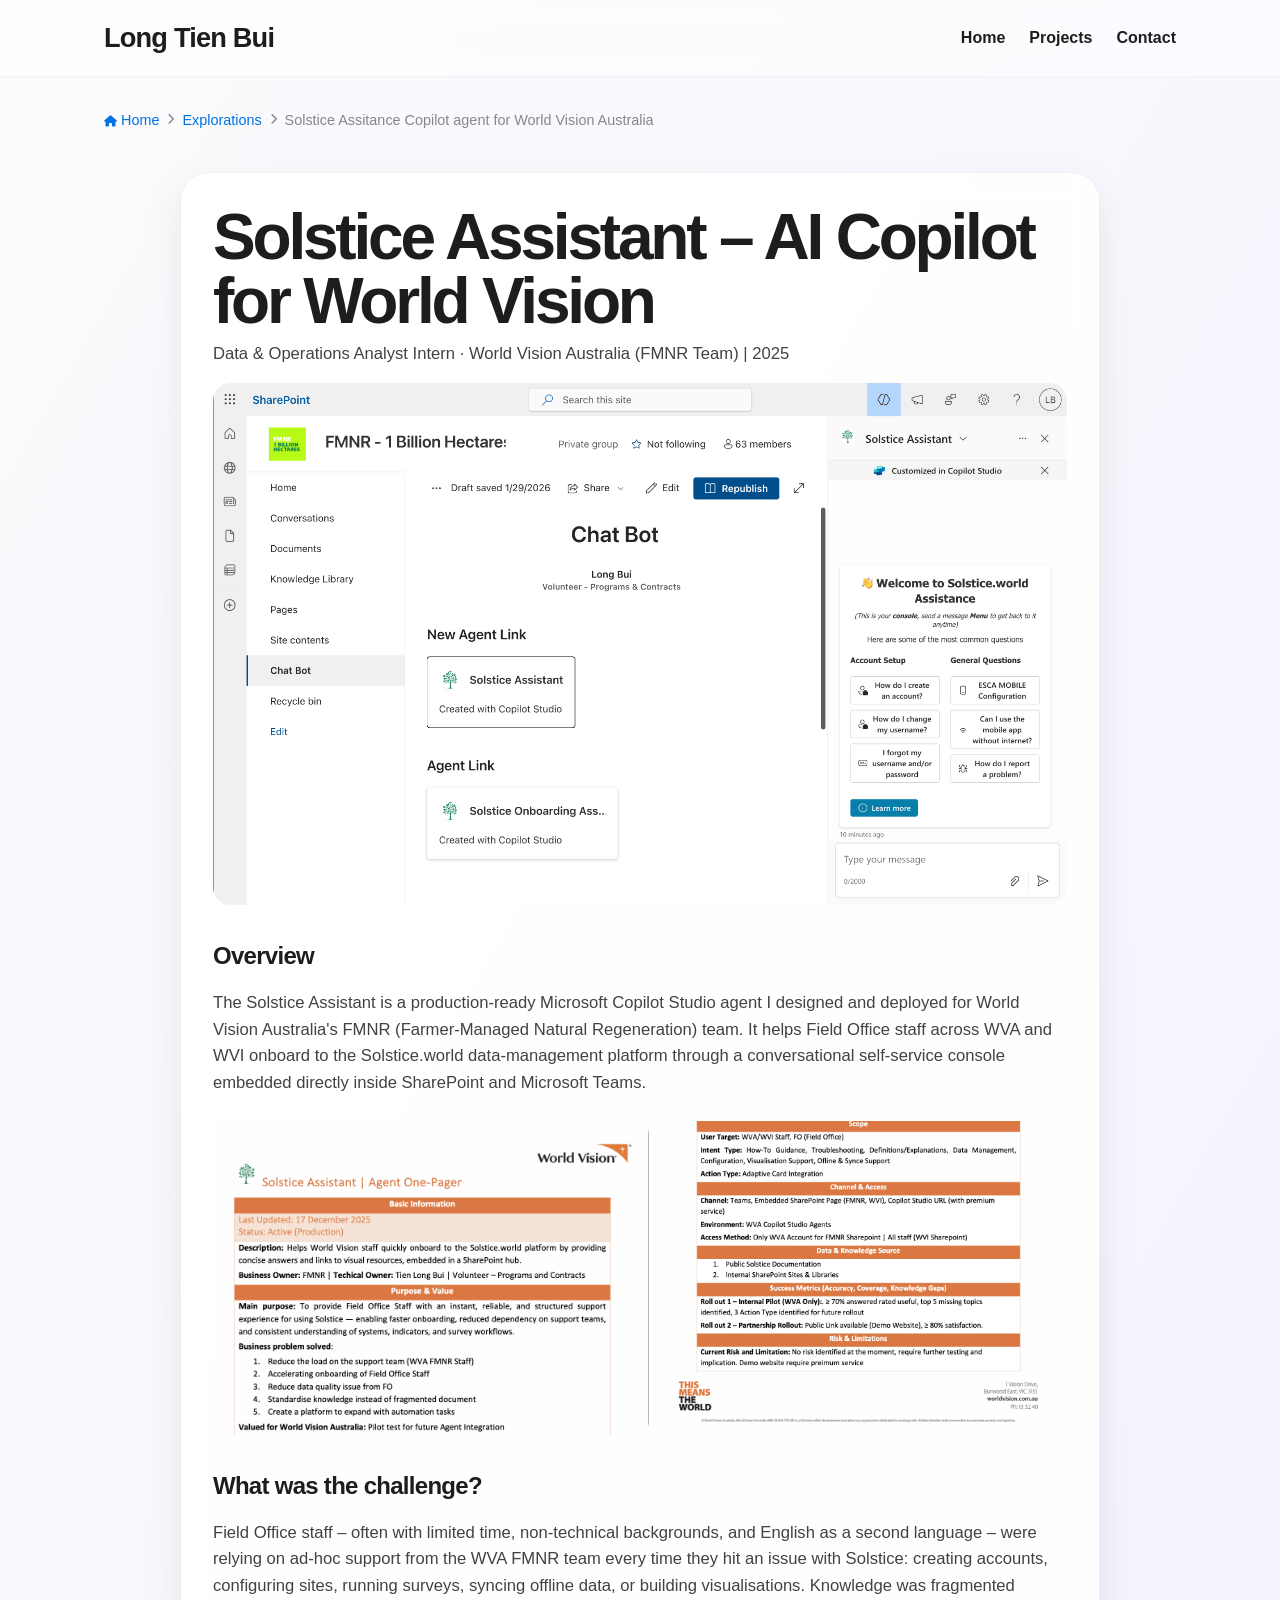
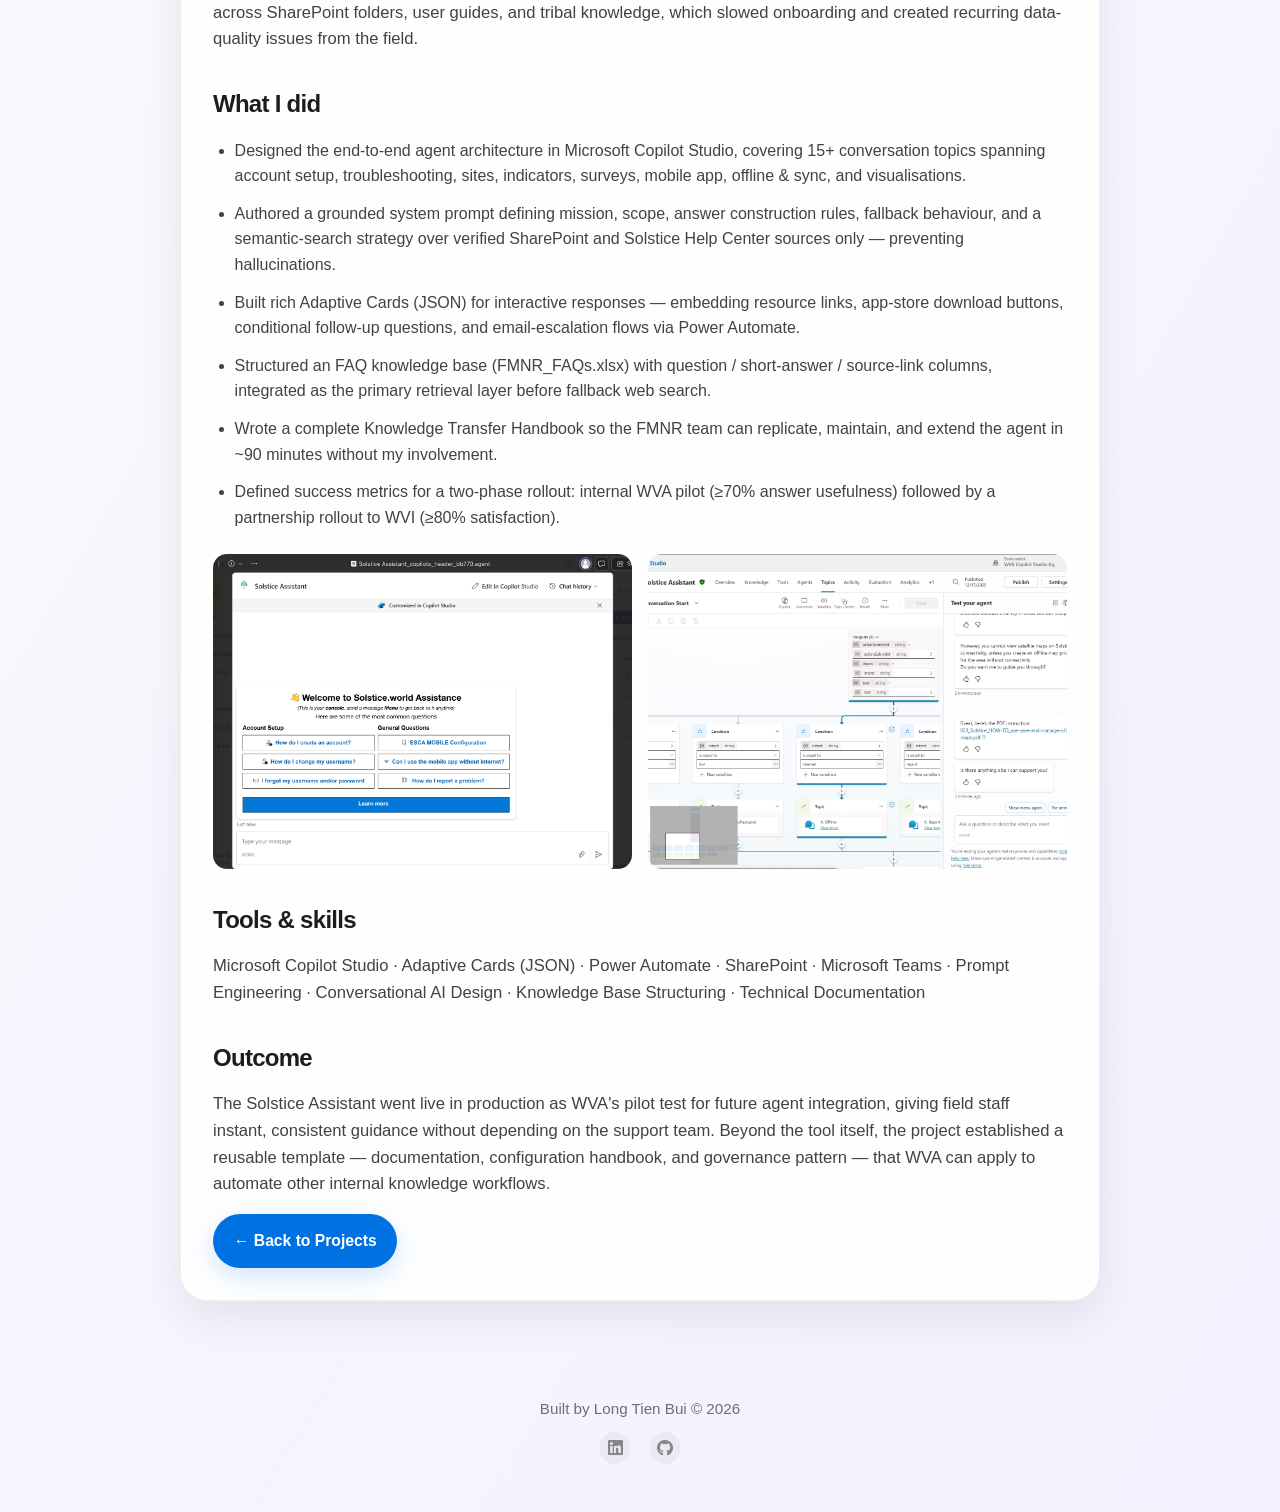
<file: project-copilot.html>
<!DOCTYPE html>
<html lang="en">
<head>
  <meta charset="UTF-8" />
  <meta name="viewport" content="width=device-width, initial-scale=1.0" />
  <title>Solstice Assistant – World Vision Australia | Long Tien Bui</title>
  <link rel="stylesheet" href="index.css" />
  <link rel="stylesheet" href="https://cdnjs.cloudflare.com/ajax/libs/font-awesome/6.5.0/css/all.min.css" />
</head>
<body class="bg-pastel-flow">
  <div class="container">
    <header class="header">
      <h1><a href="index.html" class="logo-link">Long Tien Bui</a></h1>
      <nav class="nav">
        <ul>
          <li><a href="index.html">Home</a></li>
          <li><a href="index.html#projects">Projects</a></li>
          <li><a href="index.html#contact">Contact</a></li>
        </ul>
      </nav>
    </header>

    <main class="detail-page">
          <!-- Breadcrumb -->
    <div class="breadcrumb reveal">
      <a href="index.html"><i class="fas fa-house"></i> Home</a>
      <i class="fas fa-chevron-right"></i>
      <a href="index.html#explorations">Explorations</a>
      <i class="fas fa-chevron-right"></i>
      <span>Solstice Assitance Copilot agent for World Vision Australia</span>
    </div>
    
      <section class="detail-card reveal">
        <h1>Solstice Assistant – AI Copilot for World Vision</h1>
        <p class="detail-subtitle">Data & Operations Analyst Intern · World Vision Australia (FMNR Team) | 2025</p>

        <img src="assets/copilot3.png" alt="Solstice Assistant Copilot agent for World Vision Australia" class="detail-image" />

        <h2>Overview</h2>
        <p>
          The Solstice Assistant is a production-ready Microsoft Copilot Studio agent I designed and
          deployed for World Vision Australia's FMNR (Farmer-Managed Natural Regeneration) team. It helps
          Field Office staff across WVA and WVI onboard to the Solstice.world data-management platform
          through a conversational self-service console embedded directly inside SharePoint and Microsoft Teams.
        </p>

        <div class="detail-gallery">
          <img src="assets/copilot4.png" alt="Solstice Assistant conversation flow" class="detail-image" />
          <img src="assets/copilot5.png" alt="Solstice Assistant conversation flow" class="detail-image" />
        </div>

        <h2>What was the challenge?</h2>
        <p>
          Field Office staff – often with limited time, non-technical backgrounds, and English as a second
          language – were relying on ad-hoc support from the WVA FMNR team every time they hit an issue with
          Solstice: creating accounts, configuring sites, running surveys, syncing offline data, or building
          visualisations. Knowledge was fragmented across SharePoint folders, user guides, and tribal knowledge,
          which slowed onboarding and created recurring data-quality issues from the field.
        </p>

        <h2>What I did</h2>
        <ul>
          <li>Designed the end-to-end agent architecture in Microsoft Copilot Studio, covering 15+ conversation topics spanning account setup, troubleshooting, sites, indicators, surveys, mobile app, offline & sync, and visualisations.</li>
          <li>Authored a grounded system prompt defining mission, scope, answer construction rules, fallback behaviour, and a semantic-search strategy over verified SharePoint and Solstice Help Center sources only — preventing hallucinations.</li>
          <li>Built rich Adaptive Cards (JSON) for interactive responses — embedding resource links, app-store download buttons, conditional follow-up questions, and email-escalation flows via Power Automate.</li>
          <li>Structured an FAQ knowledge base (FMNR_FAQs.xlsx) with question / short-answer / source-link columns, integrated as the primary retrieval layer before fallback web search.</li>
          <li>Wrote a complete Knowledge Transfer Handbook so the FMNR team can replicate, maintain, and extend the agent in ~90 minutes without my involvement.</li>
          <li>Defined success metrics for a two-phase rollout: internal WVA pilot (≥70% answer usefulness) followed by a partnership rollout to WVI (≥80% satisfaction).</li>
        </ul>

        <div class="detail-gallery">
          <img src="assets/copilot1.png" alt="Solstice Assistant conversation flow" class="detail-image" />
          <img src="assets/copilot2.png" alt="Adaptive Card interactive response" class="detail-image" />
        </div>

        <h2>Tools & skills</h2>
        <p>Microsoft Copilot Studio · Adaptive Cards (JSON) · Power Automate · SharePoint · Microsoft Teams · Prompt Engineering · Conversational AI Design · Knowledge Base Structuring · Technical Documentation</p>

        <h2>Outcome</h2>
        <p>
          The Solstice Assistant went live in production as WVA's pilot test for future agent integration,
          giving field staff instant, consistent guidance without depending on the support team. Beyond the
          tool itself, the project established a reusable template — documentation, configuration handbook,
          and governance pattern — that WVA can apply to automate other internal knowledge workflows.
        </p>

        
        <a href="index.html#projects" class="hero-button">← Back to Projects</a>
      </section>
    </main>

    <footer>
      Built by Long Tien Bui © 2026
      <div class="footer-links">
        <a href="https://www.linkedin.com/in/tienlongbui/" target="_blank" rel="noopener noreferrer" aria-label="LinkedIn"><i class="fab fa-linkedin"></i></a>
        <a href="https://github.com/tienlongbui" target="_blank" rel="noopener noreferrer" aria-label="GitHub"><i class="fab fa-github"></i></a>
        </div>
      </footer>
  </div>

  <script src="script.js"></script>
</body>
</html>
</file>
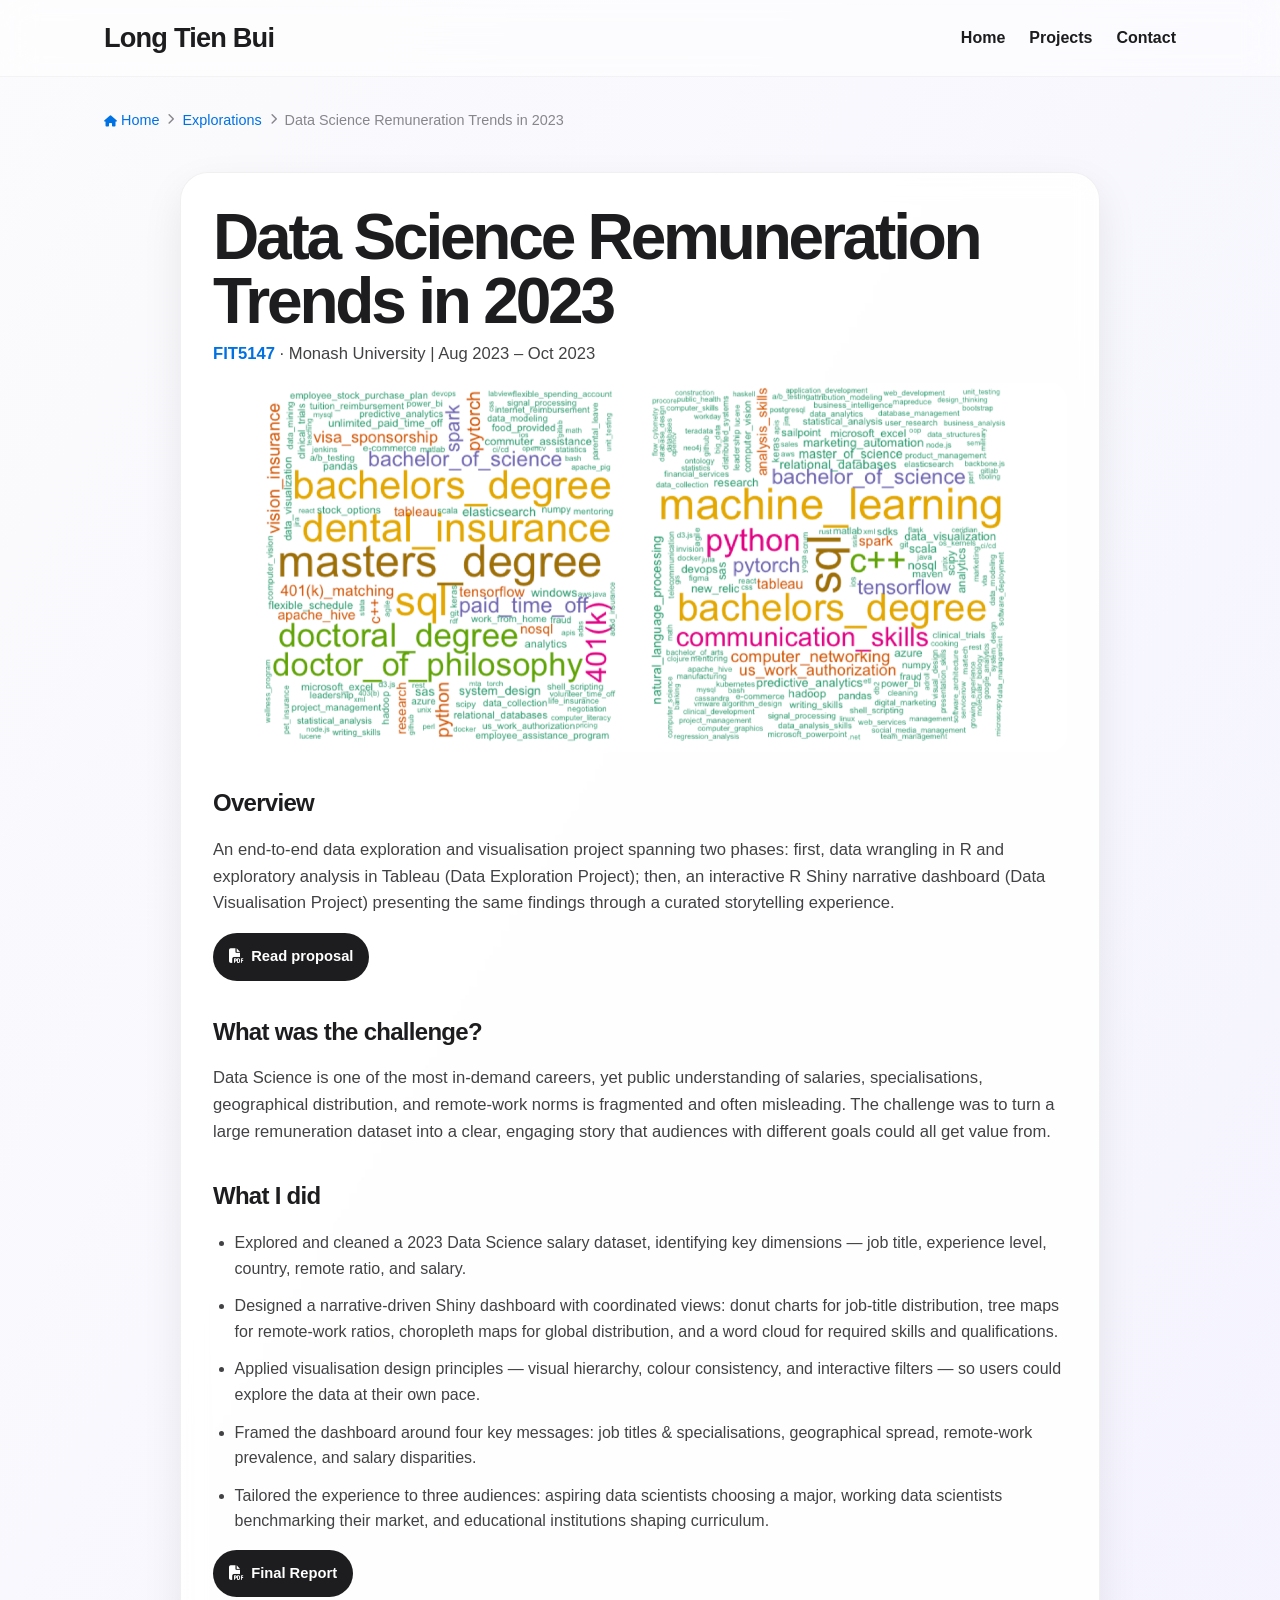
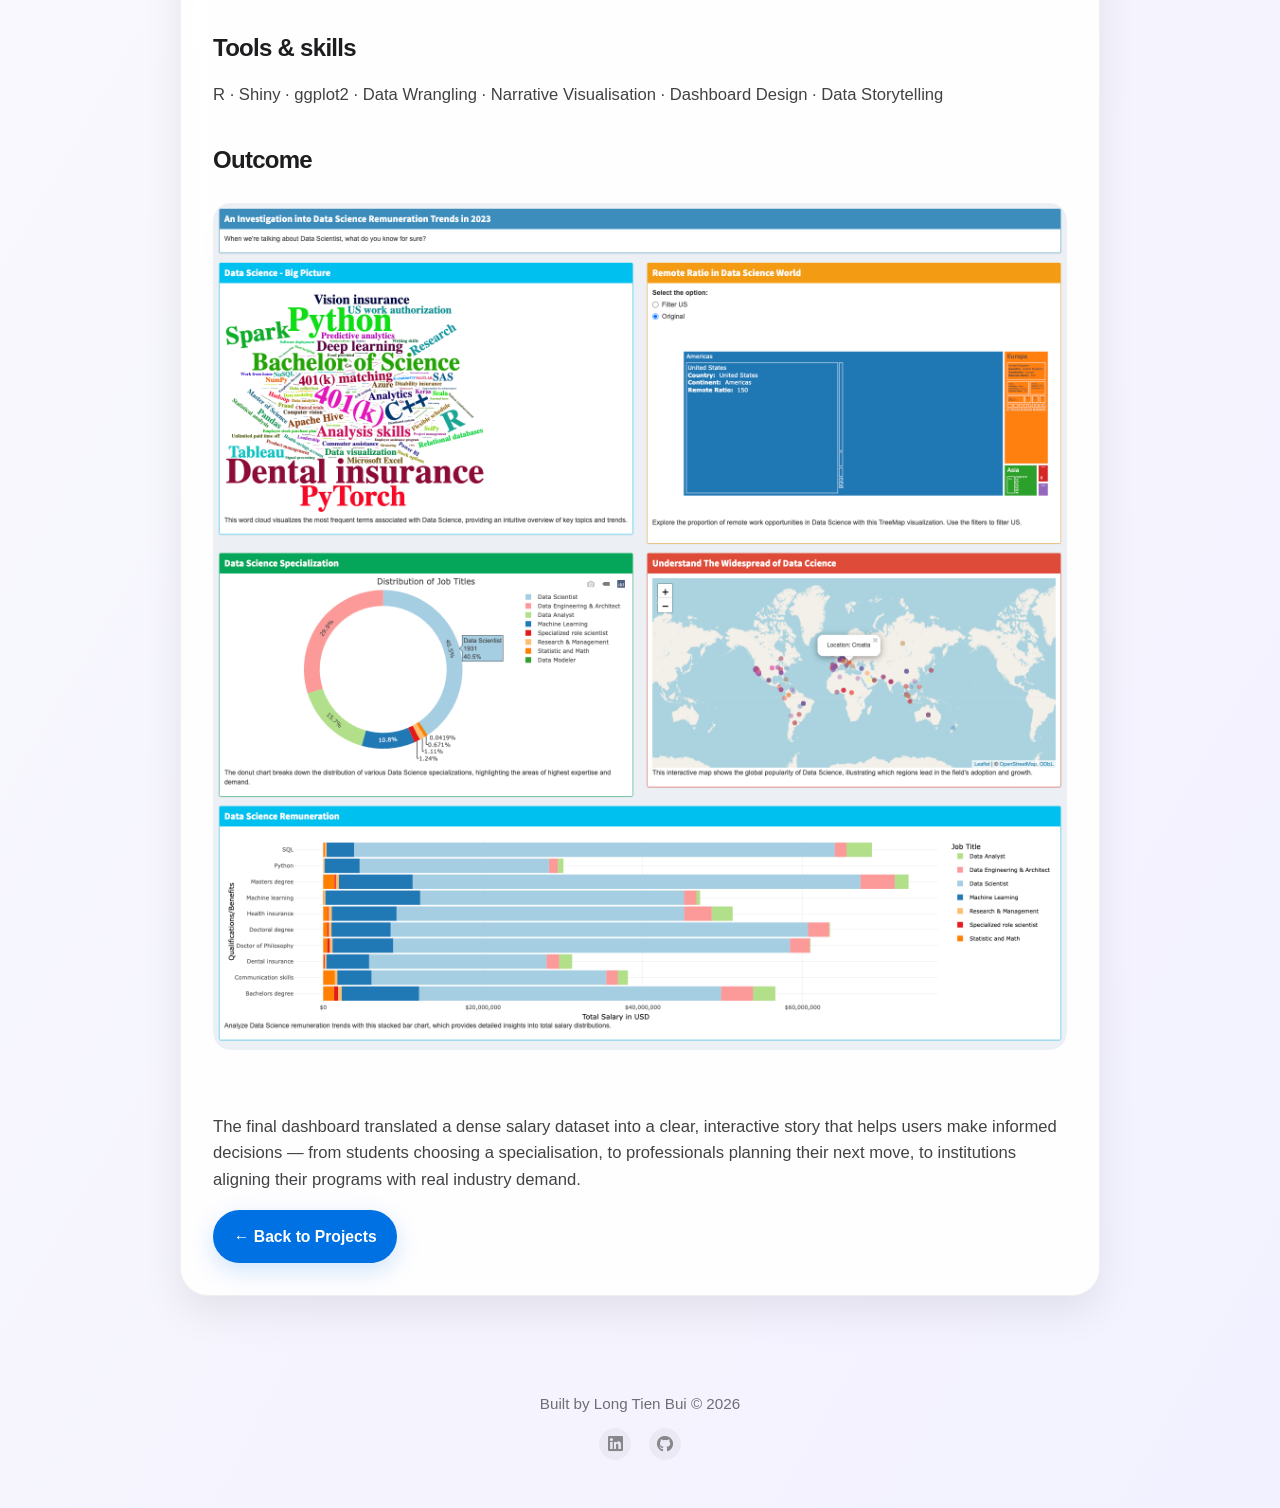
<file: project-labour-market.html>
<!DOCTYPE html>
<html lang="en">
<head>
  <meta charset="UTF-8" />
  <meta name="viewport" content="width=device-width, initial-scale=1.0" />
  <title>Data Science Remuneration Trends | Long Tien Bui</title>
  <link rel="stylesheet" href="index.css" />
  <link rel="stylesheet" href="https://cdnjs.cloudflare.com/ajax/libs/font-awesome/6.5.0/css/all.min.css" />
</head>
<body class="bg-pastel-flow">
  <div class="container">
    <header class="header">
      <h1><a href="index.html" class="logo-link">Long Tien Bui</a></h1>
      <nav class="nav">
        <ul>
          <li><a href="index.html">Home</a></li>
          <li><a href="index.html#projects">Projects</a></li>
          <li><a href="index.html#contact">Contact</a></li>
        </ul>
      </nav>
    </header>

    <main class="detail-page">
                <!-- Breadcrumb -->
    <div class="breadcrumb reveal">
      <a href="index.html"><i class="fas fa-house"></i> Home</a>
      <i class="fas fa-chevron-right"></i>
      <a href="index.html#explorations">Explorations</a>
      <i class="fas fa-chevron-right"></i>
      <span>Data Science Remuneration Trends in 2023</span>
    </div>
      <section class="detail-card reveal">
        <h1>Data Science Remuneration Trends in 2023</h1>
        <p class="detail-subtitle">
          
          <a href="https://handbook.monash.edu/2023/units/FIT5147?year=2023" target="_blank" rel="noopener noreferrer">FIT5147</a>
          · Monash University | Aug 2023 – Oct 2023
        </p>

        <img src="assets/dvp.png" alt="Data Science Remuneration R Shiny dashboard" class="detail-image" />

        <h2>Overview</h2>
        <p>
          An end-to-end data exploration and visualisation project spanning two phases: first, data wrangling in R and exploratory analysis in Tableau 
          (Data Exploration Project); then, an interactive R Shiny narrative dashboard (Data Visualisation Project) presenting the same findings through a curated storytelling experience.
        </p>

        <a href="assets/pdf/Tableu Project Proposal.pdf" target="_blank" rel="noopener noreferrer" class="project-button">
        <i class="fas fa-file-pdf"></i> Read proposal
        </a>

        <h2>What was the challenge?</h2>
        <p>
          Data Science is one of the most in-demand careers, yet public understanding of salaries,
          specialisations, geographical distribution, and remote-work norms is fragmented and often
          misleading. The challenge was to turn a large remuneration dataset into a clear, engaging story
          that audiences with different goals could all get value from.
        </p>

        <h2>What I did</h2>
        <ul>
          <li>Explored and cleaned a 2023 Data Science salary dataset, identifying key dimensions — job title, experience level, country, remote ratio, and salary.</li>
          <li>Designed a narrative-driven Shiny dashboard with coordinated views: donut charts for job-title distribution, tree maps for remote-work ratios, choropleth maps for global distribution, and a word cloud for required skills and qualifications.</li>
          <li>Applied visualisation design principles — visual hierarchy, colour consistency, and interactive filters — so users could explore the data at their own pace.</li>
          <li>Framed the dashboard around four key messages: job titles & specialisations, geographical spread, remote-work prevalence, and salary disparities.</li>
          <li>Tailored the experience to three audiences: aspiring data scientists choosing a major, working data scientists benchmarking their market, and educational institutions shaping curriculum.</li>
        </ul>

        <a href="assets/pdf/Tableu Project Report.pdf" target="_blank" rel="noopener noreferrer" class="project-button">
        <i class="fas fa-file-pdf"></i> Final Report
        </a>

        <h2>Tools & skills</h2>
        <p>R · Shiny · ggplot2 · Data Wrangling · Narrative Visualisation · Dashboard Design · Data Storytelling</p>

        <h2>Outcome</h2>
          <div class="detail-gallery-dvp">
          <img src="assets/dvp3.png" alt="Solstice Assistant conversation flow" class="detail-image" />
        </div>

        <p>
          The final dashboard translated a dense salary dataset into a clear, interactive story that helps
          users make informed decisions — from students choosing a specialisation, to professionals planning
          their next move, to institutions aligning their programs with real industry demand.
        </p>

        <a href="index.html#projects" class="hero-button">← Back to Projects</a>
      </section>
    </main>

    <footer>
      Built by Long Tien Bui © 2026
      <div class="footer-links">
        <a href="https://www.linkedin.com/in/tienlongbui/" target="_blank" rel="noopener noreferrer" aria-label="LinkedIn"><i class="fab fa-linkedin"></i></a>
        <a href="https://github.com/tienlongbui" target="_blank" rel="noopener noreferrer" aria-label="GitHub"><i class="fab fa-github"></i></a>
        </div>
    </footer>
  </div>

  <script src="script.js"></script>
</body>
</html>
</file>
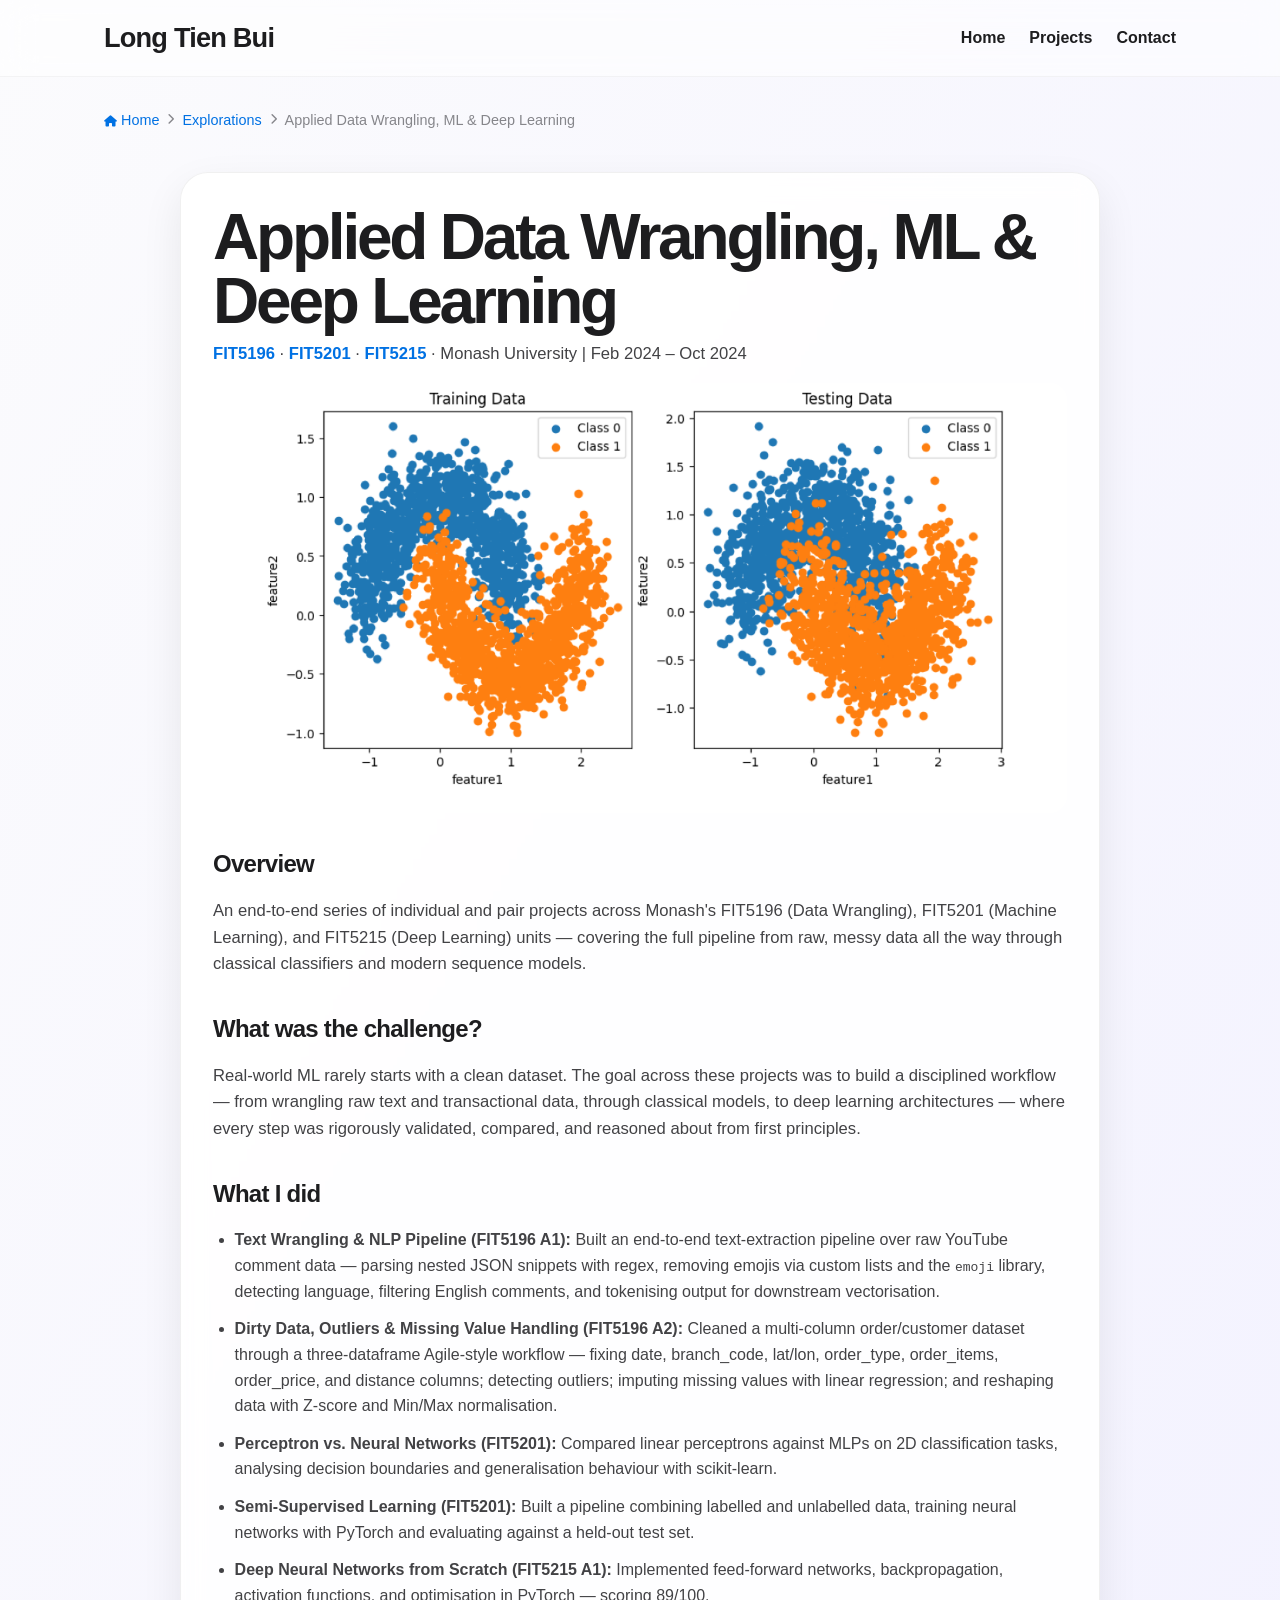
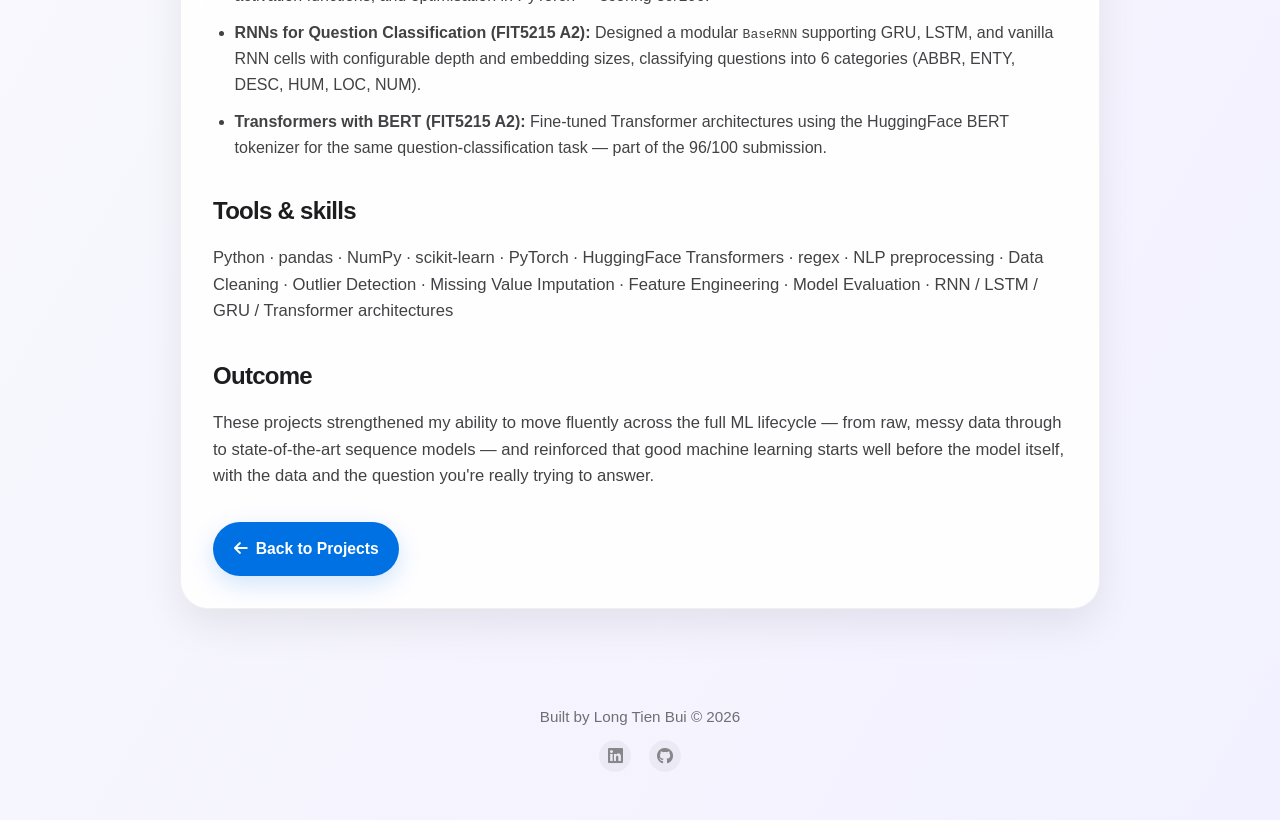
<file: project-ml-data-wrangling.html>
<!DOCTYPE html>
<html lang="en">
<head>
  <meta charset="UTF-8" />
  <meta name="viewport" content="width=device-width, initial-scale=1.0" />
  <title>Applied Data Wrangling, ML & Deep Learning | Long Tien Bui</title>
  <link rel="stylesheet" href="index.css" />
  <link rel="stylesheet" href="https://cdnjs.cloudflare.com/ajax/libs/font-awesome/6.5.0/css/all.min.css" />
</head>
<body class="bg-pastel-flow">
  <div class="container">
    <header class="header">
      <h1><a href="index.html" class="logo-link">Long Tien Bui</a></h1>
      <nav class="nav">
        <ul>
          <li><a href="index.html">Home</a></li>
          <li><a href="index.html#projects">Projects</a></li>
          <li><a href="index.html#contact">Contact</a></li>
        </ul>
      </nav>
    </header>

    <main class="detail-page">
                <!-- Breadcrumb -->
    <div class="breadcrumb reveal">
      <a href="index.html"><i class="fas fa-house"></i> Home</a>
      <i class="fas fa-chevron-right"></i>
      <a href="index.html#explorations">Explorations</a>
      <i class="fas fa-chevron-right"></i>
      <span>Applied Data Wrangling, ML & Deep Learning</span>
    </div>

      <section class="detail-card reveal">
        <h1>Applied Data Wrangling, ML & Deep Learning</h1>
        <p class="detail-subtitle">
          <a href="https://handbook.monash.edu/2024/units/FIT5196?year=2024" target="_blank" rel="noopener noreferrer">FIT5196</a>
          ·
          <a href="https://handbook.monash.edu/2024/units/FIT5201?year=2024" target="_blank" rel="noopener noreferrer">FIT5201</a>
          ·
          <a href="https://handbook.monash.edu/2024/units/FIT5215?year=2024" target="_blank" rel="noopener noreferrer">FIT5215</a>
          · Monash University | Feb 2024 – Oct 2024
        </p>

        <img src="assets/ml1.png" alt="Applied Data Wrangling, Machine Learning and Deep Learning projects" class="detail-image" />

        <h2>Overview</h2>
        <p>
          An end-to-end series of individual and pair projects across Monash's FIT5196 (Data Wrangling),
          FIT5201 (Machine Learning), and FIT5215 (Deep Learning) units — covering the full pipeline from
          raw, messy data all the way through classical classifiers and modern sequence models.
        </p>

        <h2>What was the challenge?</h2>
        <p>
          Real-world ML rarely starts with a clean dataset. The goal across these projects was to build a
          disciplined workflow — from wrangling raw text and transactional data, through classical models,
          to deep learning architectures — where every step was rigorously validated, compared, and reasoned
          about from first principles.
        </p>

        <h2>What I did</h2>
        <ul>
          <li><strong>Text Wrangling & NLP Pipeline (FIT5196 A1):</strong> Built an end-to-end text-extraction pipeline over raw YouTube comment data — parsing nested JSON snippets with regex, removing emojis via custom lists and the <code>emoji</code> library, detecting language, filtering English comments, and tokenising output for downstream vectorisation.</li>
          <li><strong>Dirty Data, Outliers & Missing Value Handling (FIT5196 A2):</strong> Cleaned a multi-column order/customer dataset through a three-dataframe Agile-style workflow — fixing date, branch_code, lat/lon, order_type, order_items, order_price, and distance columns; detecting outliers; imputing missing values with linear regression; and reshaping data with Z-score and Min/Max normalisation.</li>
          <li><strong>Perceptron vs. Neural Networks (FIT5201):</strong> Compared linear perceptrons against MLPs on 2D classification tasks, analysing decision boundaries and generalisation behaviour with scikit-learn.</li>
          <li><strong>Semi-Supervised Learning (FIT5201):</strong> Built a pipeline combining labelled and unlabelled data, training neural networks with PyTorch and evaluating against a held-out test set.</li>
          <li><strong>Deep Neural Networks from Scratch (FIT5215 A1):</strong> Implemented feed-forward networks, backpropagation, activation functions, and optimisation in PyTorch — scoring 89/100.</li>
          <li><strong>RNNs for Question Classification (FIT5215 A2):</strong> Designed a modular <code>BaseRNN</code> supporting GRU, LSTM, and vanilla RNN cells with configurable depth and embedding sizes, classifying questions into 6 categories (ABBR, ENTY, DESC, HUM, LOC, NUM).</li>
          <li><strong>Transformers with BERT (FIT5215 A2):</strong> Fine-tuned Transformer architectures using the HuggingFace BERT tokenizer for the same question-classification task — part of the 96/100 submission.</li>
        </ul>

        <h2>Tools & skills</h2>
        <p>Python · pandas · NumPy · scikit-learn · PyTorch · HuggingFace Transformers · regex · NLP preprocessing · Data Cleaning · Outlier Detection · Missing Value Imputation · Feature Engineering · Model Evaluation · RNN / LSTM / GRU / Transformer architectures</p>

        <h2>Outcome</h2>
        <p>
          These projects strengthened my ability to move fluently across the full ML lifecycle — from raw,
          messy data through to state-of-the-art sequence models — and reinforced that good machine learning
          starts well before the model itself, with the data and the question you're really trying to answer.
        </p>

        <div class="project-links" style="margin-top: 2rem;">
          <a href="index.html#projects" class="hero-button">
            <i class="fas fa-arrow-left"></i> Back to Projects
          </a>
        </div>
      </section>
    </main>

    <footer>
      Built by Long Tien Bui © 2026
            <div class="footer-links">
        <a href="https://www.linkedin.com/in/tienlongbui/" target="_blank" rel="noopener noreferrer" aria-label="LinkedIn"><i class="fab fa-linkedin"></i></a>
        <a href="https://github.com/tienlongbui" target="_blank" rel="noopener noreferrer" aria-label="GitHub"><i class="fab fa-github"></i></a>
        </div>
    </footer>
  </div>

  <script src="script.js"></script>
</body>
</html>
</file>
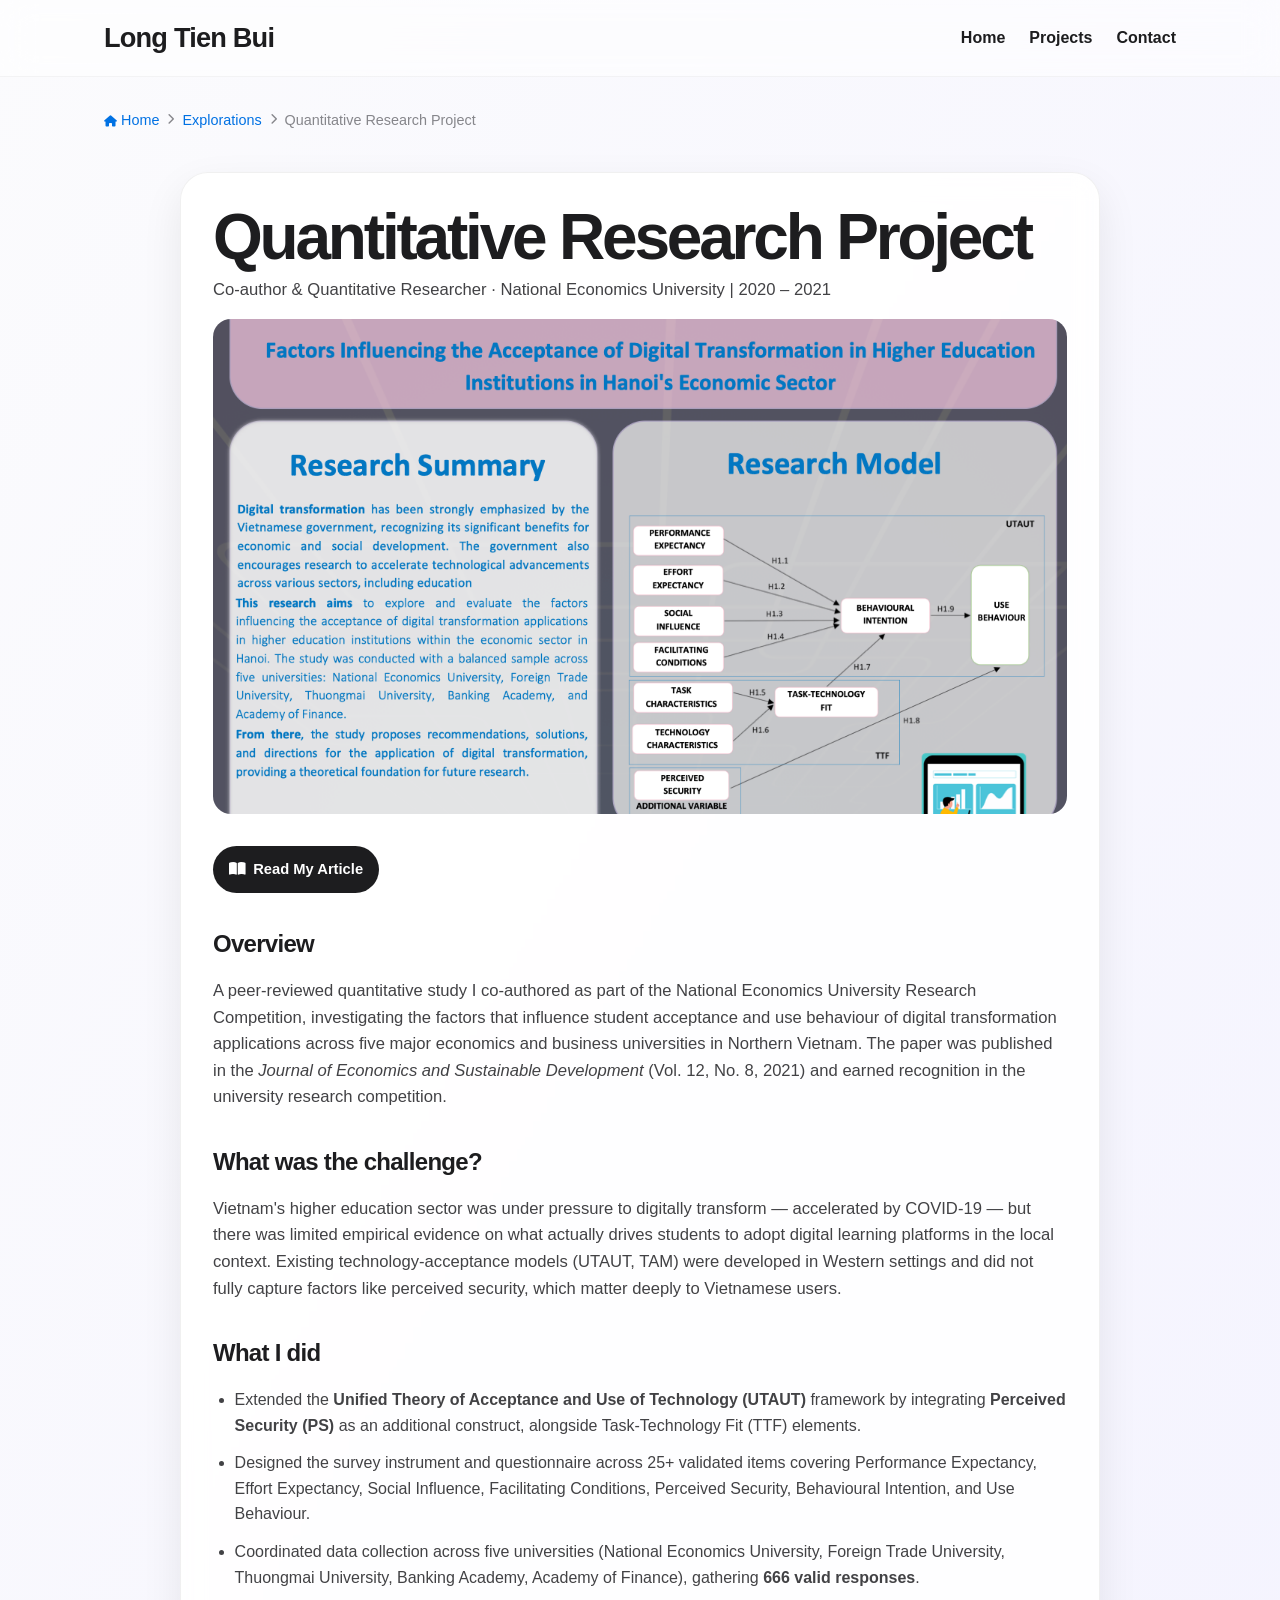
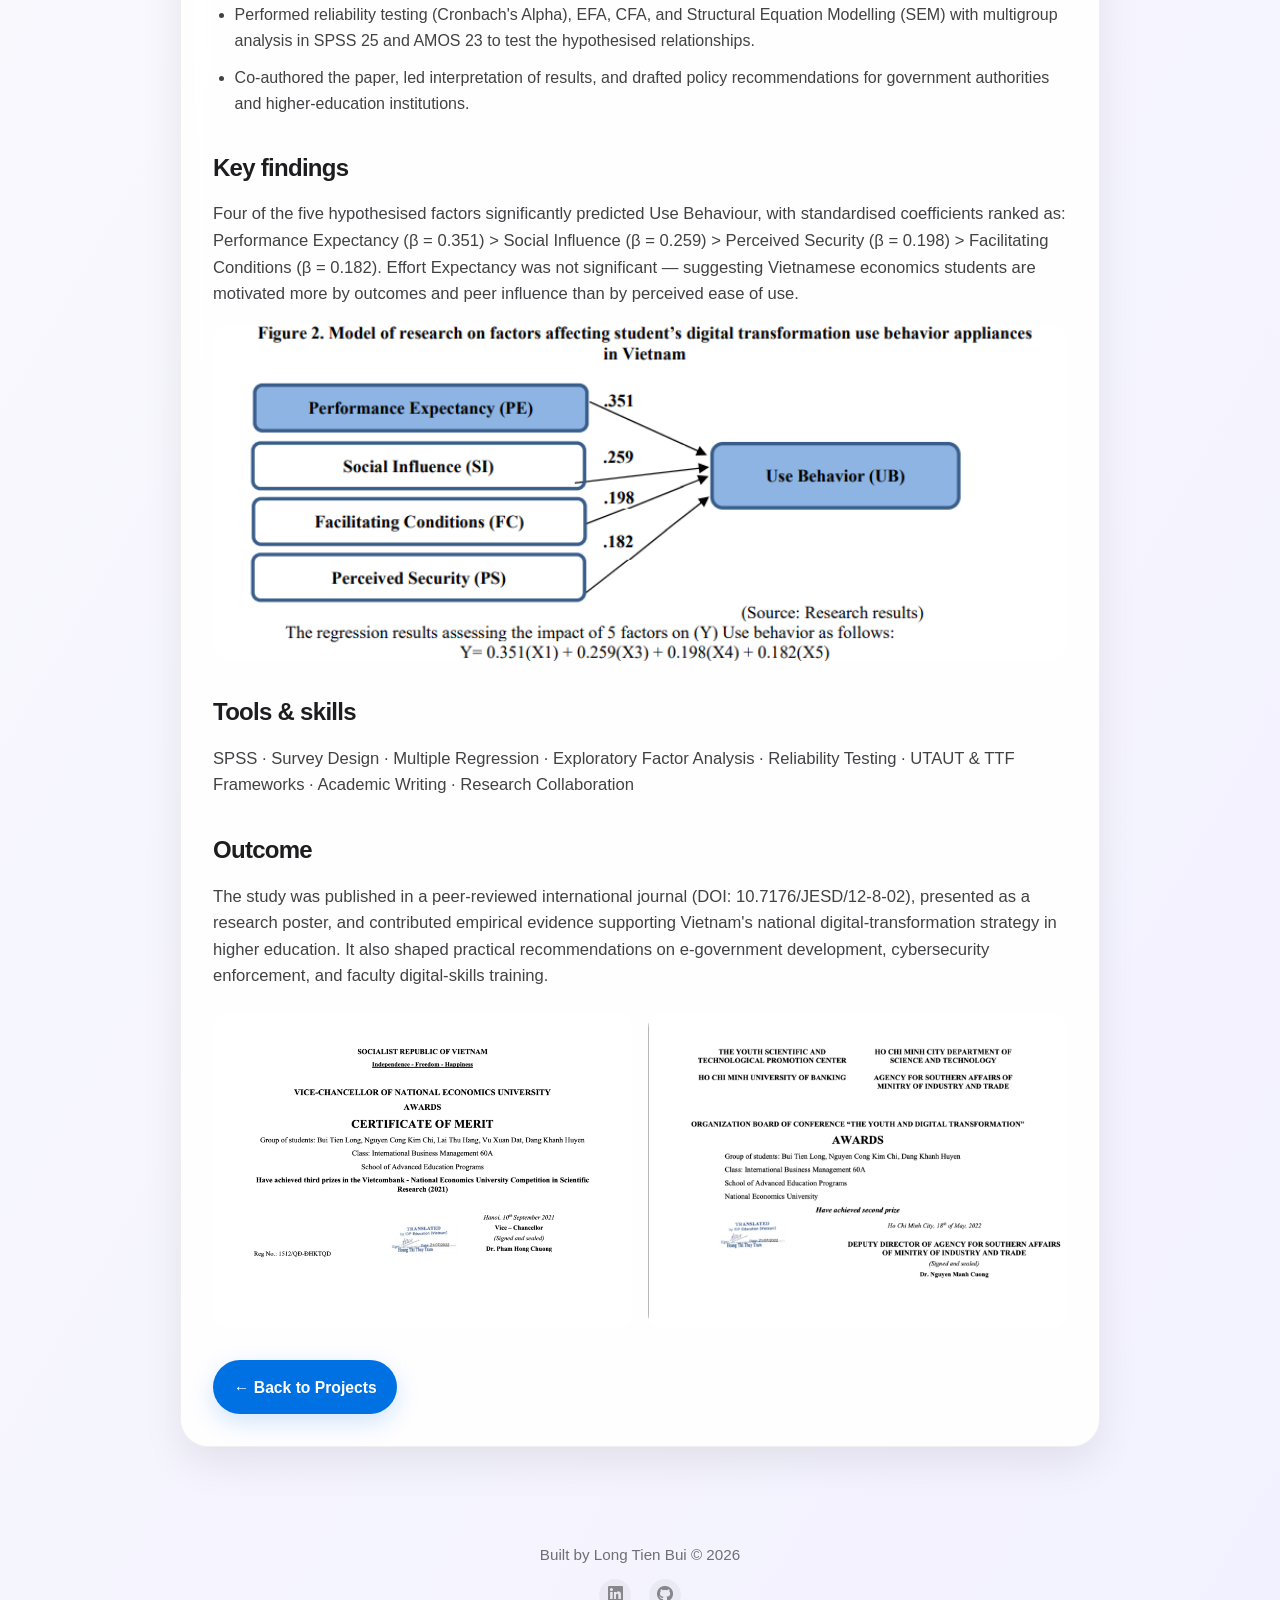
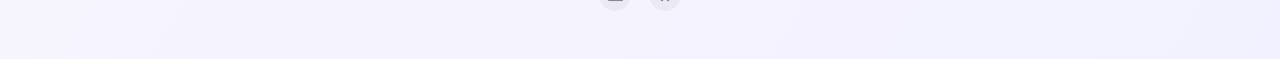
<file: project-research.html>
<!DOCTYPE html>
<html lang="en">
<head>
  <meta charset="UTF-8" />
  <meta name="viewport" content="width=device-width, initial-scale=1.0" />
  <title>Digital Transformation Research – NEU | Long Tien Bui</title>
  <link rel="stylesheet" href="index.css" />
  <link rel="stylesheet" href="https://cdnjs.cloudflare.com/ajax/libs/font-awesome/6.5.0/css/all.min.css" />
</head>
<body class="bg-pastel-flow">
  <div class="container">
    <header class="header">
      <h1><a href="index.html" class="logo-link">Long Tien Bui</a></h1>
      <nav class="nav">
        <ul>
          <li><a href="index.html">Home</a></li>
          <li><a href="index.html#projects">Projects</a></li>
          <li><a href="index.html#contact">Contact</a></li>
        </ul>
      </nav>
    </header>

    <main class="detail-page">
                <!-- Breadcrumb -->
    <div class="breadcrumb reveal">
      <a href="index.html"><i class="fas fa-house"></i> Home</a>
      <i class="fas fa-chevron-right"></i>
      <a href="index.html#explorations">Explorations</a>
      <i class="fas fa-chevron-right"></i>
      <span>Quantitative Research Project</span>
    </div>
      <section class="detail-card reveal">
        <h1>Quantitative Research Project</h1>
        <p class="detail-subtitle">Co-author & Quantitative Researcher · National Economics University | 2020 – 2021</p>

        <img src="assets/research5.png" alt="NEU Research Competition – Digital Transformation study" class="detail-image" />

        <div class="project-links detail-actions">
          <a href="https://doi.org/10.7176/JESD/12-8-02" target="_blank" rel="noopener noreferrer" class="project-button">
            <i class="fas fa-book-open"></i> Read My Article
          </a>
        </div>

        <h2>Overview</h2>
        <p>
          A peer-reviewed quantitative study I co-authored as part of the National Economics University
          Research Competition, investigating the factors that influence student acceptance and use behaviour
          of digital transformation applications across five major economics and business universities in
          Northern Vietnam. The paper was published in the <em>Journal of Economics and Sustainable
          Development</em> (Vol. 12, No. 8, 2021) and earned recognition in the university research competition.
        </p>

        <h2>What was the challenge?</h2>
        <p>
          Vietnam's higher education sector was under pressure to digitally transform — accelerated by
          COVID-19 — but there was limited empirical evidence on what actually drives students to adopt
          digital learning platforms in the local context. Existing technology-acceptance models (UTAUT, TAM)
          were developed in Western settings and did not fully capture factors like perceived security, which
          matter deeply to Vietnamese users.
        </p>

        <h2>What I did</h2>
        <ul>
          <li>Extended the <strong>Unified Theory of Acceptance and Use of Technology (UTAUT)</strong> framework by integrating <strong>Perceived Security (PS)</strong> as an additional construct, alongside Task-Technology Fit (TTF) elements.</li>
          <li>Designed the survey instrument and questionnaire across 25+ validated items covering Performance Expectancy, Effort Expectancy, Social Influence, Facilitating Conditions, Perceived Security, Behavioural Intention, and Use Behaviour.</li>
          <li>Coordinated data collection across five universities (National Economics University, Foreign Trade University, Thuongmai University, Banking Academy, Academy of Finance), gathering <strong>666 valid responses</strong>.</li>
          <li>Performed reliability testing (Cronbach's Alpha), EFA, CFA, and Structural Equation Modelling (SEM) with multigroup analysis in SPSS 25 and AMOS 23 to test the hypothesised relationships.</li>
          <li>Co-authored the paper, led interpretation of results, and drafted policy recommendations for government authorities and higher-education institutions.</li>
        </ul>

        <h2>Key findings</h2>
        <p>
          Four of the five hypothesised factors significantly predicted Use Behaviour, with standardised
          coefficients ranked as: Performance Expectancy (β = 0.351) &gt; Social Influence (β = 0.259) &gt;
          Perceived Security (β = 0.198) &gt; Facilitating Conditions (β = 0.182). Effort Expectancy was not
          significant — suggesting Vietnamese economics students are motivated more by outcomes and peer
          influence than by perceived ease of use.
        </p>

                <div class="detail-gallery-">
          <img src="assets/research4.png" alt="Solstice Assistant conversation flow" class="detail-image" />
        </div>

        <h2>Tools & skills</h2>
        <p>SPSS · Survey Design · Multiple Regression · Exploratory Factor Analysis · Reliability Testing · UTAUT & TTF Frameworks · Academic Writing · Research Collaboration</p>

        <h2>Outcome</h2>
        <p>
          The study was published in a peer-reviewed international journal (DOI: 10.7176/JESD/12-8-02),
          presented as a research poster, and contributed empirical evidence supporting Vietnam's national
          digital-transformation strategy in higher education. It also shaped practical recommendations on
          e-government development, cybersecurity enforcement, and faculty digital-skills training.
        </p>

        <div class="detail-gallery">
          <img src="assets/research2.png" alt="Solstice Assistant conversation flow" class="detail-image" />
          <img src="assets/research3.png" alt="Adaptive Card interactive response" class="detail-image" />
        </div>

        <a href="index.html#projects" class="hero-button">← Back to Projects</a>
      </section>
    </main>

    <footer>
      Built by Long Tien Bui © 2026
            <div class="footer-links">
        <a href="https://www.linkedin.com/in/tienlongbui/" target="_blank" rel="noopener noreferrer" aria-label="LinkedIn"><i class="fab fa-linkedin"></i></a>
        <a href="https://github.com/tienlongbui" target="_blank" rel="noopener noreferrer" aria-label="GitHub"><i class="fab fa-github"></i></a>
        </div>
    </footer>
  </div>

  <script src="script.js"></script>
</body>
</html>
</file>
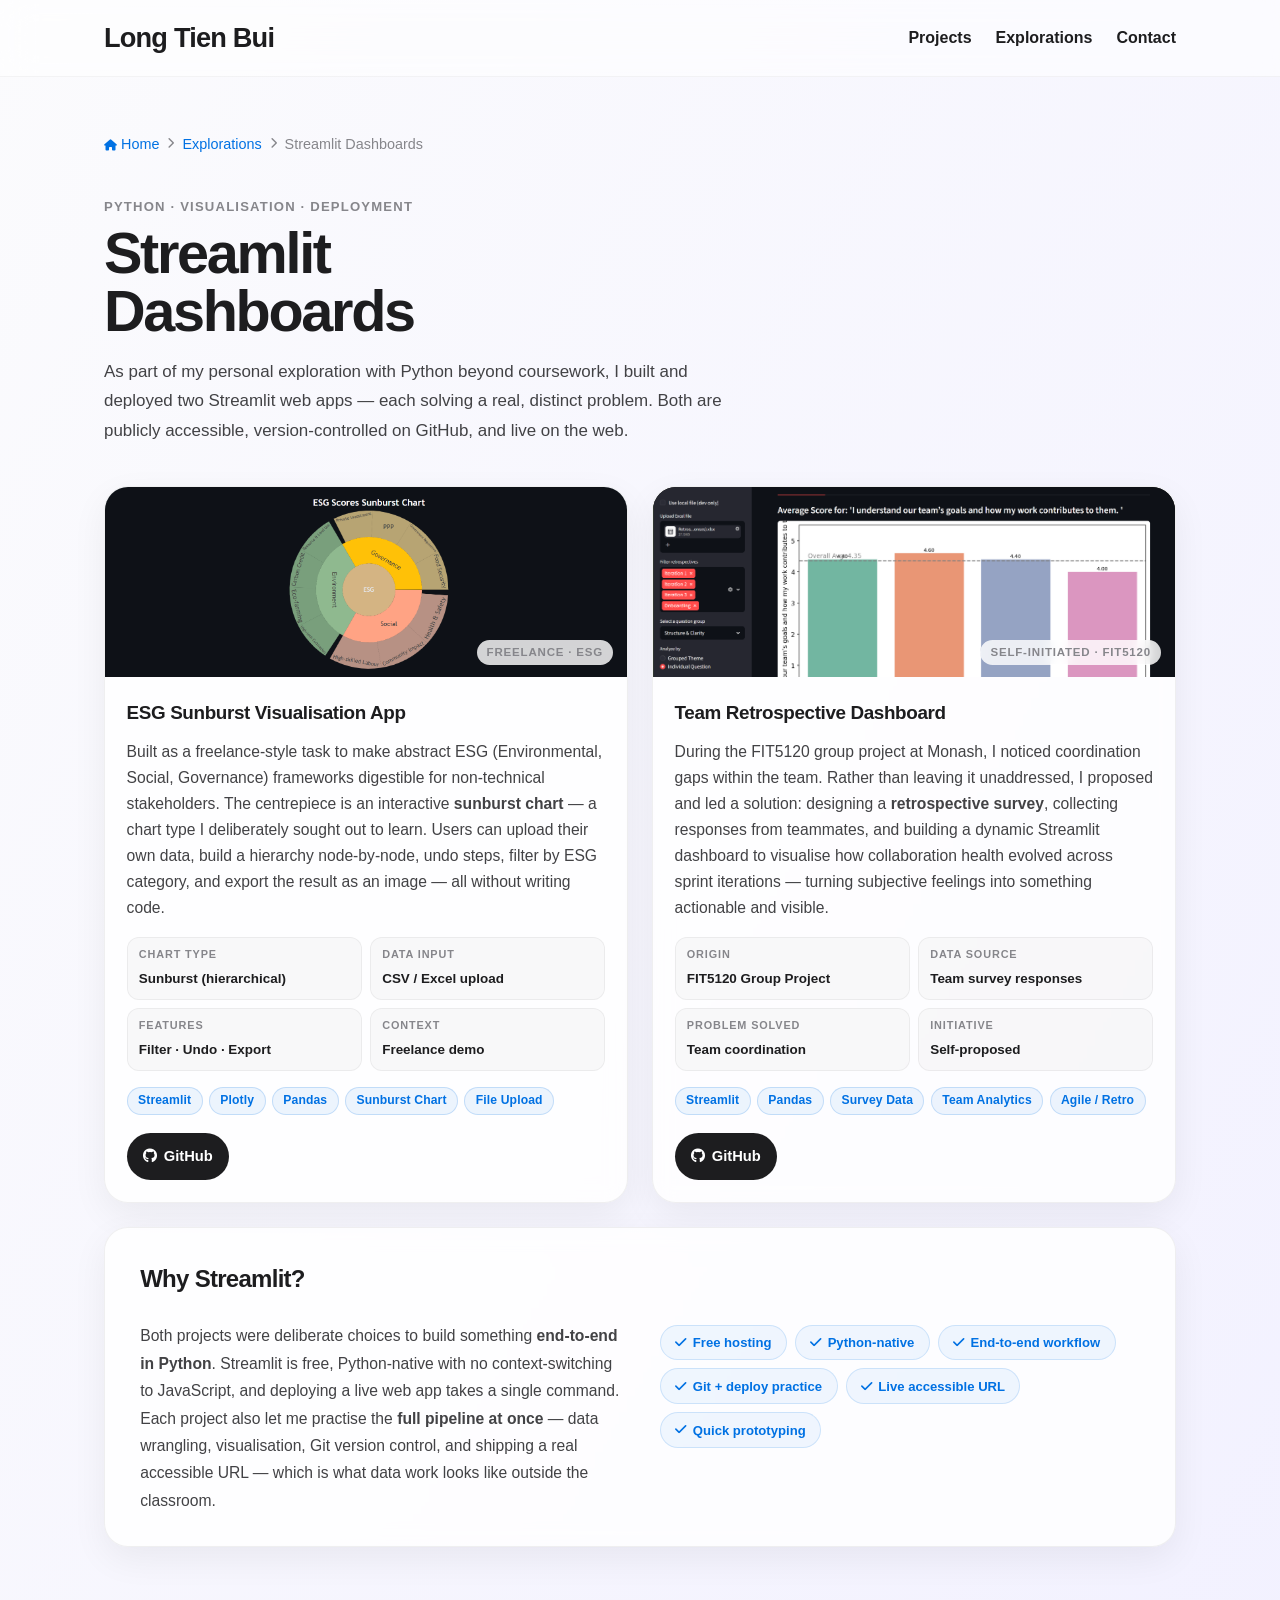
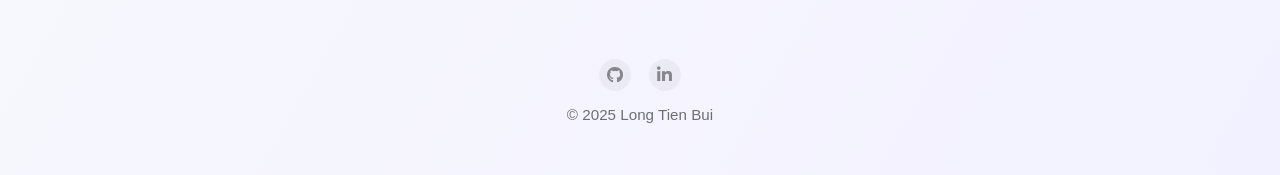
<file: project-streamlit.html>
<!DOCTYPE html>
<html lang="en">
<head>
  <meta charset="UTF-8" />
  <meta name="viewport" content="width=device-width, initial-scale=1.0" />
  <title>Streamlit Dashboards — Long Tien Bui</title>
  <link rel="stylesheet" href="https://cdnjs.cloudflare.com/ajax/libs/font-awesome/6.5.0/css/all.min.css" />
  <style>
    * { box-sizing: border-box; margin: 0; padding: 0; }
    html { scroll-behavior: smooth; }
    body {
      color: #1d1d1f;
      background: #f5f5f7;
      font-family: -apple-system, BlinkMacSystemFont, "SF Pro Text", "SF Pro Display", "Segoe UI", Inter, "Helvetica Neue", Arial, sans-serif;
      line-height: 1.6;
      -webkit-font-smoothing: antialiased;
      -moz-osx-font-smoothing: grayscale;
    }
    .container { max-width: 1120px; margin: 0 auto; padding: 0 24px; }
    @keyframes pastel-pan {
      0%   { background-position: 0% 50%; }
      50%  { background-position: 100% 50%; }
      100% { background-position: 0% 50%; }
    }
    .bg-pastel-flow {
      background: linear-gradient(120deg, #fbfbfd 0%, #f2f1ff 25%, #eef8ff 50%, #fff3f8 75%, #fff1f1 100%);
      background-size: 400% 400%;
      animation: pastel-pan 18s ease-in-out infinite;
      min-height: 100vh;
    }
    .header {
      display: flex; justify-content: space-between; align-items: center; gap: 2rem;
      position: sticky; top: 0; z-index: 100; width: 100vw;
      margin-left: calc(50% - 50vw);
      padding-top: 1rem; padding-bottom: 1rem;
      padding-left: max(24px, calc((100vw - 1120px) / 2 + 24px));
      padding-right: max(24px, calc((100vw - 1120px) / 2 + 24px));
      background: rgba(255,255,255,0.55);
      backdrop-filter: blur(16px); -webkit-backdrop-filter: blur(16px);
      border-bottom: 1px solid rgba(0,0,0,0.04);
    }
    .header h1 { font-size: 1.7rem; font-weight: 700; letter-spacing: -0.03em; }
    .logo-link, .logo-link:visited, .logo-link:hover, .logo-link:active { color: #1d1d1f; text-decoration: none; display: inline-block; }
    .nav ul { list-style: none; display: flex; gap: 1.5rem; }
    .nav a { position: relative; text-decoration: none; color: #1d1d1f; font-weight: 600; font-size: 1rem; transition: color 0.2s ease; }
    .nav a::after { content: ""; position: absolute; left: 0; bottom: -6px; width: 0; height: 2px; background: #0071e3; transition: width 0.25s ease; border-radius: 999px; }
    .nav a:hover::after { width: 100%; }
    .nav a:hover { color: #0071e3; }
    .reveal { opacity: 0; transform: translateY(28px); transition: opacity 0.8s ease, transform 0.8s ease; }
    .reveal.active { opacity: 1; transform: translateY(0); }
    .page { padding: 3.5rem 0 5rem; }
    .breadcrumb { display: flex; align-items: center; gap: 0.5rem; font-size: 0.9rem; color: #86868b; margin-bottom: 2.5rem; }
    .breadcrumb a { color: #0071e3; text-decoration: none; font-weight: 500; }
    .breadcrumb a:hover { text-decoration: underline; }
    .breadcrumb i { font-size: 0.7rem; }
    .page-heading { margin-bottom: 2.5rem; }
    .eyebrow { display: block; font-size: 0.82rem; font-weight: 600; letter-spacing: 0.09em; text-transform: uppercase; color: #86868b; margin-bottom: 0.55rem; }
    .page-heading h1 { font-size: clamp(2.2rem, 5vw, 3.6rem); font-weight: 750; letter-spacing: -0.04em; line-height: 1.0; color: #1d1d1f; margin-bottom: 1rem; }
    .page-heading p { font-size: 1.06rem; color: #424245; max-width: 640px; line-height: 1.75; }
    .dash-grid { display: grid; grid-template-columns: 1fr 1fr; gap: 1.5rem; margin-bottom: 1.5rem; }
    @media (max-width: 760px) { .dash-grid { grid-template-columns: 1fr; } }
    .project-item {
      background: rgba(255,255,255,0.82); backdrop-filter: blur(10px); -webkit-backdrop-filter: blur(10px);
      border: 1px solid rgba(0,0,0,0.06); border-radius: 24px; display: flex; flex-direction: column;
      overflow: hidden; box-shadow: 0 12px 36px rgba(0,0,0,0.06);
      transition: transform 0.28s ease, box-shadow 0.28s ease, border-color 0.28s ease;
    }
    .project-item:hover { transform: translateY(-6px); box-shadow: 0 20px 50px rgba(0,0,0,0.10); border-color: rgba(0,113,227,0.18); }

    /* ── Card banner ── */
    .card-banner {
      width: 100%; height: 190px;
      display: flex; align-items: center; justify-content: center;
      font-size: 3.2rem; position: relative; overflow: hidden; flex-shrink: 0;
    }
    .banner-esg   { background: linear-gradient(135deg, #eef8ff 0%, #e4efff 100%); }
    .banner-retro { background: #000; }  /* fallback while image loads */

    /* The image fills the banner exactly */
    .card-banner img.banner-img {
      position: absolute; inset: 0;
      width: 100%; height: 100%;
      object-fit: cover; object-position: center top;
      display: block;
    }

    .card-banner-label {
      position: absolute; bottom: 12px; right: 14px;
      font-size: 0.72rem; font-weight: 600; letter-spacing: 0.07em; text-transform: uppercase;
      padding: 3px 10px; border-radius: 999px;
      background: rgba(255,255,255,0.82); color: #86868b;
      backdrop-filter: blur(6px); z-index: 1;
    }

    .project-content { padding: 1.35rem; display: flex; flex-direction: column; flex-grow: 1; }
    .project-content h3 { font-size: 1.18rem; font-weight: 700; letter-spacing: -0.02em; margin-bottom: 0.7rem; color: #1d1d1f; }
    .project-text { font-size: 0.98rem; color: #424245; margin-bottom: 1rem; line-height: 1.65; }
    .highlight-row { display: grid; grid-template-columns: 1fr 1fr; gap: 0.5rem; margin-bottom: 1rem; }
    .highlight-chip { background: rgba(0,0,0,0.025); border: 1px solid rgba(0,0,0,0.05); border-radius: 12px; padding: 0.5rem 0.7rem; }
    .chip-label { display: block; font-size: 0.68rem; font-weight: 600; letter-spacing: 0.08em; text-transform: uppercase; color: #86868b; margin-bottom: 2px; }
    .chip-value { font-size: 0.84rem; font-weight: 600; color: #1d1d1f; }
    .tech-tags { display: flex; flex-wrap: wrap; gap: 0.4rem; margin-bottom: 1.1rem; }
    .tech-tag { display: inline-block; padding: 0.22rem 0.65rem; background: rgba(0,113,227,0.07); color: #0071e3; border-radius: 999px; font-size: 0.76rem; font-weight: 600; border: 1px solid rgba(0,113,227,0.18); letter-spacing: 0.01em; transition: background 0.2s, border-color 0.2s, transform 0.2s; cursor: default; user-select: none; }
    .tech-tag:hover { background: rgba(0,113,227,0.14); border-color: rgba(0,113,227,0.32); transform: translateY(-1px); }
    .project-links { display: flex; flex-wrap: wrap; gap: 0.65rem; margin-top: auto; }
    .project-button { display: inline-flex; align-items: center; justify-content: center; gap: 0.45rem; padding: 0.75rem 1rem; background: #1d1d1f; color: #fff; text-decoration: none; border-radius: 999px; font-size: 0.92rem; font-weight: 600; transition: transform 0.2s, background-color 0.2s; white-space: nowrap; }
    .project-button:hover { background: #2c2c2e; transform: translateY(-2px); }
    .why-callout { background: rgba(255,255,255,0.82); backdrop-filter: blur(10px); -webkit-backdrop-filter: blur(10px); border: 1px solid rgba(0,0,0,0.06); border-radius: 24px; padding: 2rem 2.2rem; box-shadow: 0 12px 36px rgba(0,0,0,0.06); display: grid; grid-template-columns: 1fr 1fr; gap: 1rem 2.5rem; align-items: start; }
    @media (max-width: 680px) { .why-callout { grid-template-columns: 1fr; } }
    .why-callout h2 { font-size: 1.5rem; font-weight: 700; letter-spacing: -0.03em; margin-bottom: 0.5rem; grid-column: 1 / -1; }
    .why-col p { font-size: 0.98rem; color: #424245; line-height: 1.75; }
    .why-pills { display: flex; flex-wrap: wrap; gap: 0.5rem; padding-top: 0.15rem; }
    .why-pill { display: inline-flex; align-items: center; gap: 0.4rem; padding: 0.4rem 0.9rem; background: rgba(0,113,227,0.06); color: #0071e3; border-radius: 999px; font-size: 0.82rem; font-weight: 600; border: 1px solid rgba(0,113,227,0.15); }
    footer { display: flex; flex-direction: column; align-items: center; gap: 0.7rem; text-align: center; padding: 2rem 0 3rem; color: #6e6e73; font-size: 0.95rem; }
    .footer-links { display: flex; gap: 1.1rem; }
    .footer-links a { color: #86868b; font-size: 1.05rem; text-decoration: none; transition: color 0.2s, transform 0.2s; display: inline-flex; align-items: center; justify-content: center; width: 32px; height: 32px; border-radius: 50%; background: rgba(0,0,0,0.04); }
    .footer-links a:hover { color: #1d1d1f; transform: translateY(-2px); background: rgba(0,0,0,0.08); }
    @media (max-width: 768px) {
      .container { padding: 0 18px; }
      .header { flex-direction: column; align-items: flex-start; padding-left: 18px; padding-right: 18px; }
      .nav ul { gap: 1rem; flex-wrap: wrap; }
    }
  </style>
</head>
<body class="bg-pastel-flow">
<div class="container">

  <header class="header">
    <h1><a href="index.html" class="logo-link">Long Tien Bui</a></h1>
    <nav class="nav">
      <ul>
        <li><a href="index.html#projects">Projects</a></li>
        <li><a href="index.html#explorations">Explorations</a></li>
        <li><a href="index.html#contact">Contact</a></li>
      </ul>
    </nav>
  </header>

  <main class="page">

    <nav class="breadcrumb">
      <a href="index.html"><i class="fas fa-house"></i> Home</a>
      <i class="fas fa-chevron-right"></i>
      <a href="index.html#explorations">Explorations</a>
      <i class="fas fa-chevron-right"></i>
      <span>Streamlit Dashboards</span>
    </nav>

    <div class="page-heading reveal">
      <span class="eyebrow">Python · Visualisation · Deployment</span>
      <h1>Streamlit<br />Dashboards</h1>
      <p>
        As part of my personal exploration with Python beyond coursework, I built and deployed
        two Streamlit web apps — each solving a real, distinct problem. Both are publicly
        accessible, version-controlled on GitHub, and live on the web.
      </p>
    </div>

    <div class="dash-grid reveal">

      <!-- ESG -->
      <div class="project-item">
        <div class="card-banner banner-esg">
                  <img src="assets/streamlit1.png" alt="Team Retrospective Dashboard" class="banner-img" />
          <span class="card-banner-label">Freelance · ESG</span>
        </div>
        <div class="project-content">
          <h3>ESG Sunburst Visualisation App</h3>
          <p class="project-text">
            Built as a freelance-style task to make abstract ESG (Environmental, Social,
            Governance) frameworks digestible for non-technical stakeholders.
            The centrepiece is an interactive <strong>sunburst chart</strong> — a chart type
            I deliberately sought out to learn. Users can upload their own data, build a
            hierarchy node-by-node, undo steps, filter by ESG category, and export the
            result as an image — all without writing code.
          </p>
          <div class="highlight-row">
            <div class="highlight-chip"><span class="chip-label">Chart type</span><span class="chip-value">Sunburst (hierarchical)</span></div>
            <div class="highlight-chip"><span class="chip-label">Data input</span><span class="chip-value">CSV / Excel upload</span></div>
            <div class="highlight-chip"><span class="chip-label">Features</span><span class="chip-value">Filter · Undo · Export</span></div>
            <div class="highlight-chip"><span class="chip-label">Context</span><span class="chip-value">Freelance demo</span></div>
          </div>
          <div class="tech-tags">
            <span class="tech-tag">Streamlit</span>
            <span class="tech-tag">Plotly</span>
            <span class="tech-tag">Pandas</span>
            <span class="tech-tag">Sunburst Chart</span>
            <span class="tech-tag">File Upload</span>
          </div>
          <div class="project-links">
            <a href="https://github.com/TienLongBui/freelance-esg-2412" target="_blank" rel="noopener noreferrer" class="project-button">
              <i class="fab fa-github"></i> GitHub
            </a>
          </div>
        </div>
      </div>

      <!-- FIT5120 Retro -->
      <div class="project-item">
        <div class="card-banner banner-retro">
          <img src="assets/streamlit2.png" alt="Team Retrospective Dashboard" class="banner-img" />
          <span class="card-banner-label">Self-initiated · FIT5120</span>
        </div>
        <div class="project-content">
          <h3>Team Retrospective Dashboard</h3>
          <p class="project-text">
            During the FIT5120 group project at Monash, I noticed coordination gaps within the
            team. Rather than leaving it unaddressed, I proposed and led a solution: designing
            a <strong>retrospective survey</strong>, collecting responses from teammates, and
            building a dynamic Streamlit dashboard to visualise how collaboration health
            evolved across sprint iterations — turning subjective feelings into something
            actionable and visible.
          </p>
          <div class="highlight-row">
            <div class="highlight-chip"><span class="chip-label">Origin</span><span class="chip-value">FIT5120 Group Project</span></div>
            <div class="highlight-chip"><span class="chip-label">Data source</span><span class="chip-value">Team survey responses</span></div>
            <div class="highlight-chip"><span class="chip-label">Problem solved</span><span class="chip-value">Team coordination</span></div>
            <div class="highlight-chip"><span class="chip-label">Initiative</span><span class="chip-value">Self-proposed</span></div>
          </div>
          <div class="tech-tags">
            <span class="tech-tag">Streamlit</span>
            <span class="tech-tag">Pandas</span>
            <span class="tech-tag">Survey Data</span>
            <span class="tech-tag">Team Analytics</span>
            <span class="tech-tag">Agile / Retro</span>
          </div>
          <div class="project-links">
            <a href="https://github.com/TienLongBui/fit5120-retrospective-dashboard" target="_blank" rel="noopener noreferrer" class="project-button">
              <i class="fab fa-github"></i> GitHub
            </a>
          </div>
        </div>
      </div>

    </div>

    <div class="why-callout reveal">
      <h2>Why Streamlit?</h2>
      <div class="why-col">
        <p>
          Both projects were deliberate choices to build something <strong>end-to-end in Python</strong>.
          Streamlit is free, Python-native with no context-switching to JavaScript, and deploying a live
          web app takes a single command. Each project also let me practise the <strong>full pipeline at once</strong>
          — data wrangling, visualisation, Git version control, and shipping a real accessible URL —
          which is what data work looks like outside the classroom.
        </p>
      </div>
      <div class="why-col">
        <div class="why-pills">
          <span class="why-pill"><i class="fas fa-check"></i> Free hosting</span>
          <span class="why-pill"><i class="fas fa-check"></i> Python-native</span>
          <span class="why-pill"><i class="fas fa-check"></i> End-to-end workflow</span>
          <span class="why-pill"><i class="fas fa-check"></i> Git + deploy practice</span>
          <span class="why-pill"><i class="fas fa-check"></i> Live accessible URL</span>
          <span class="why-pill"><i class="fas fa-check"></i> Quick prototyping</span>
        </div>
      </div>
    </div>

  </main>

  <footer>
    <div class="footer-links">
      <a href="https://github.com/TienLongBui" target="_blank" rel="noopener noreferrer" title="GitHub"><i class="fab fa-github"></i></a>
      <a href="https://www.linkedin.com/in/tbui-bib-mds/" target="_blank" rel="noopener noreferrer" title="LinkedIn"><i class="fab fa-linkedin-in"></i></a>
    </div>
    <p>© 2025 Long Tien Bui</p>
  </footer>

</div>
<script>
  const reveals = document.querySelectorAll('.reveal');
  function revealOnScroll() {
    const triggerBottom = window.innerHeight * 0.88;
    reveals.forEach(el => {
      if (el.getBoundingClientRect().top < triggerBottom) el.classList.add('active');
    });
  }
  window.addEventListener('scroll', revealOnScroll);
  window.addEventListener('load', revealOnScroll);
</script>
</body>
</html>
</file>
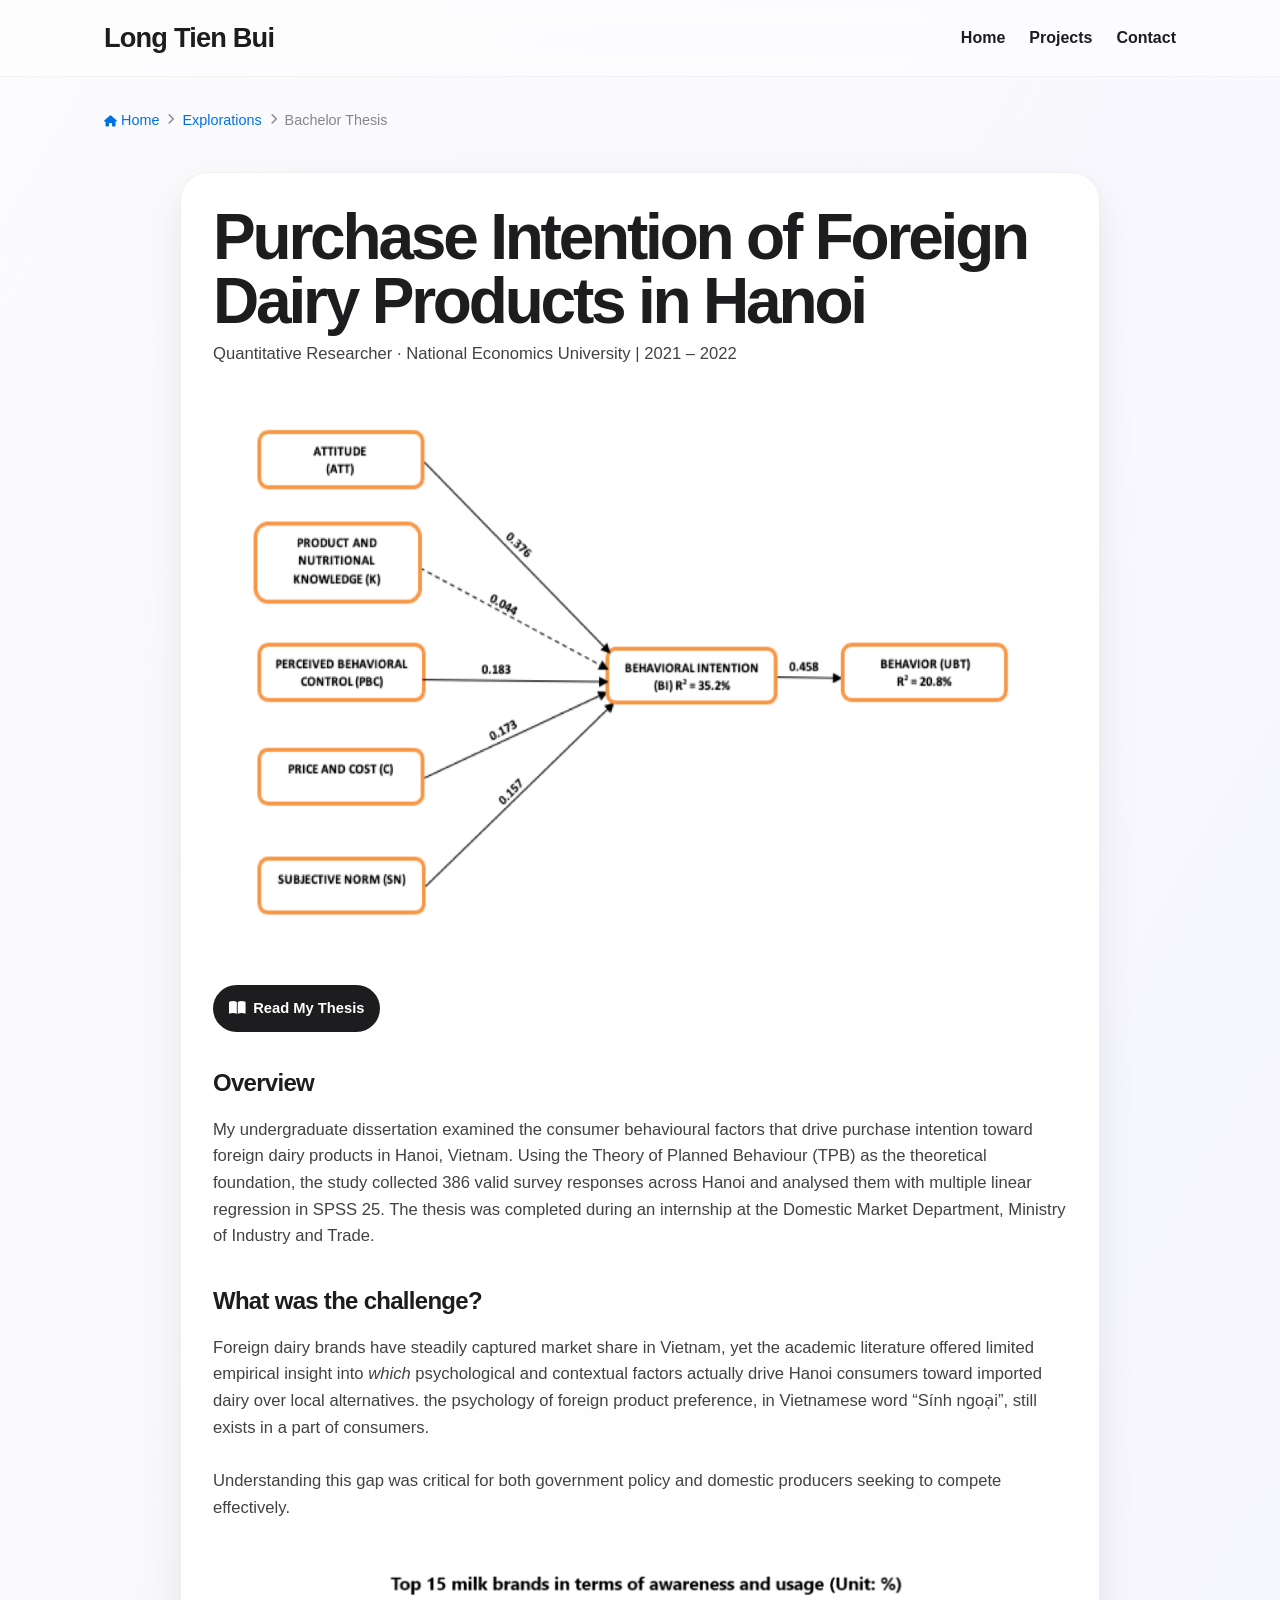
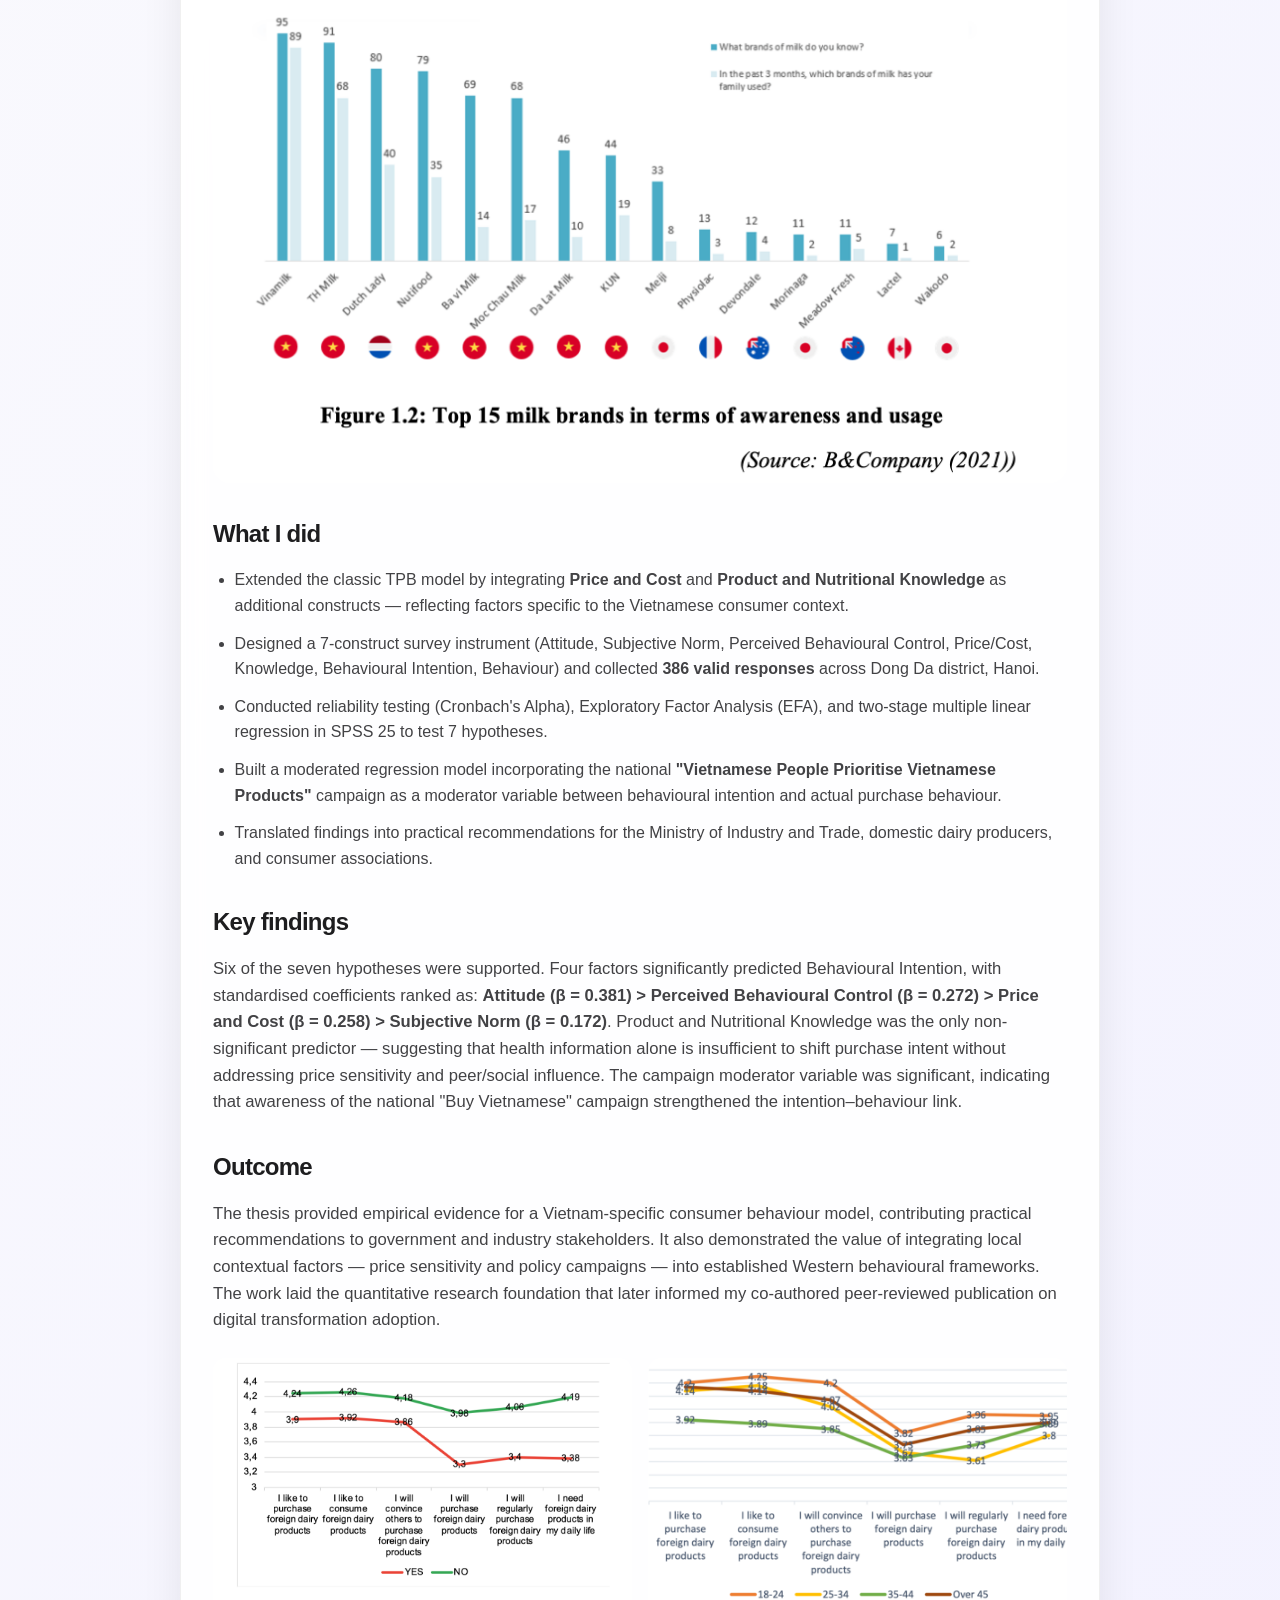
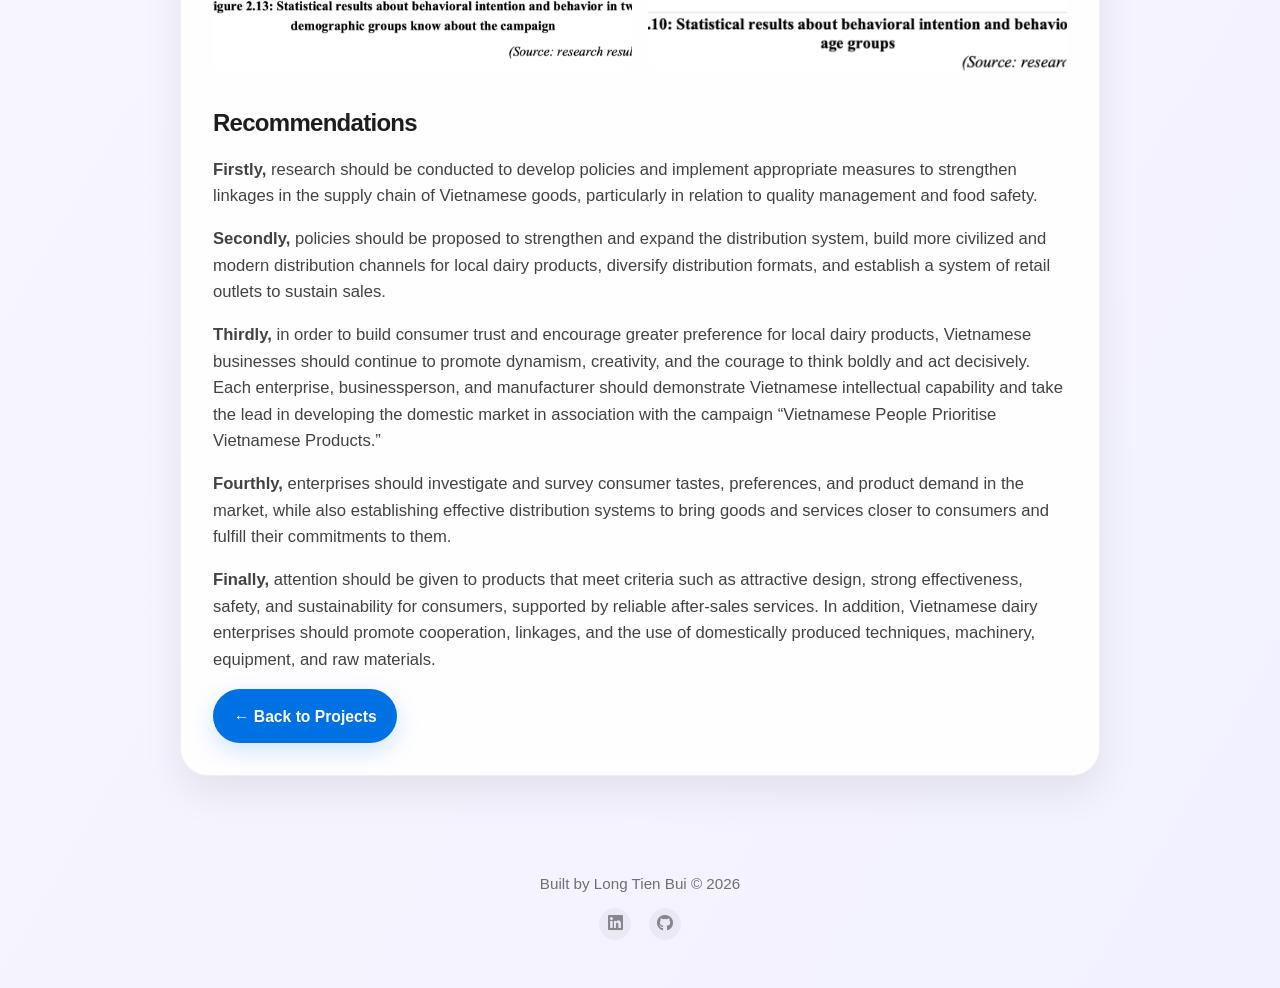
<file: project-thesis.html>
<!DOCTYPE html>
<html lang="en">
<head>
  <meta charset="UTF-8" />
  <meta name="viewport" content="width=device-width, initial-scale=1.0" />
  <title>Digital Transformation Research – NEU | Long Tien Bui</title>
  <link rel="stylesheet" href="index.css" />
  <link rel="stylesheet" href="https://cdnjs.cloudflare.com/ajax/libs/font-awesome/6.5.0/css/all.min.css" />
</head>
<body class="bg-pastel-flow">
  <div class="container">
    <header class="header">
      <h1><a href="index.html" class="logo-link">Long Tien Bui</a></h1>
      <nav class="nav">
        <ul>
          <li><a href="index.html">Home</a></li>
          <li><a href="index.html#projects">Projects</a></li>
          <li><a href="index.html#contact">Contact</a></li>
        </ul>
      </nav>
    </header>

    <main class="detail-page">
                <!-- Breadcrumb -->
    <div class="breadcrumb reveal">
      <a href="index.html"><i class="fas fa-house"></i> Home</a>
      <i class="fas fa-chevron-right"></i>
      <a href="index.html#explorations">Explorations</a>
      <i class="fas fa-chevron-right"></i>
      <span>Bachelor Thesis</span>
    </div>

      <section class="detail-card reveal">
        <h1>Purchase Intention of Foreign Dairy Products in Hanoi</h1>
        <p class="detail-subtitle"> Quantitative Researcher · National Economics University | 2021 – 2022</p>

        <img src="assets/thesis3.png" alt="NEU Research Competition – Digital Transformation study" class="detail-image" />

        <div class="project-links detail-actions">
          <a href="assets/pdf/Bachelor Thesis.pdf" target="_blank" rel="noopener noreferrer" class="project-button">
            <i class="fas fa-book-open"></i> Read My Thesis
          </a>
        </div>

        <h2>Overview</h2>
        <p>
          My undergraduate dissertation examined the consumer behavioural factors that drive purchase
          intention toward foreign dairy products in Hanoi, Vietnam. Using the Theory of Planned Behaviour
          (TPB) as the theoretical foundation, the study collected 386 valid survey responses across Hanoi
          and analysed them with multiple linear regression in SPSS 25. The thesis was completed during
          an internship at the Domestic Market Department, Ministry of Industry and Trade.
        </p>

        <h2>What was the challenge?</h2>
        <p>
          Foreign dairy brands have steadily captured market share in Vietnam, yet the academic literature
          offered limited empirical insight into <em>which</em> psychological and contextual factors actually
          drive Hanoi consumers toward imported dairy over local alternatives. the psychology of foreign product preference, in Vietnamese word “Sính ngoại”, still exists in a part of consumers.</br>
          </br>Understanding this gap
          was critical for both government policy and domestic producers seeking to compete effectively.
        </p>

                <div class="detail-galler-">
          <img src="assets/thesis1.png" alt="Solstice Assistant conversation flow" class="detail-image" />
        </div>

        <h2>What I did</h2>
          <ul>
          <li>Extended the classic TPB model by integrating <strong>Price and Cost</strong> and
          <strong>Product and Nutritional Knowledge</strong> as additional constructs — reflecting
          factors specific to the Vietnamese consumer context.</li>
          <li>Designed a 7-construct survey instrument (Attitude, Subjective Norm, Perceived Behavioural
          Control, Price/Cost, Knowledge, Behavioural Intention, Behaviour) and collected
          <strong>386 valid responses</strong> across Dong Da district, Hanoi.</li>
          <li>Conducted reliability testing (Cronbach's Alpha), Exploratory Factor Analysis (EFA),
          and two-stage multiple linear regression in SPSS 25 to test 7 hypotheses.</li>
          <li>Built a moderated regression model incorporating the national
          <strong>"Vietnamese People Prioritise Vietnamese Products"</strong> campaign as a moderator
          variable between behavioural intention and actual purchase behaviour.</li>
          <li>Translated findings into practical recommendations for the Ministry of Industry and Trade,
          domestic dairy producers, and consumer associations.</li>
        </ul>

        <h2>Key findings</h2>
        <p>
          Six of the seven hypotheses were supported. Four factors significantly predicted Behavioural
          Intention, with standardised coefficients ranked as:
          <strong>Attitude (β = 0.381) > Perceived Behavioural Control (β = 0.272) >
          Price and Cost (β = 0.258) > Subjective Norm (β = 0.172)</strong>.
          Product and Nutritional Knowledge was the only non-significant predictor — suggesting that
          health information alone is insufficient to shift purchase intent without addressing price
          sensitivity and peer/social influence. The campaign moderator variable was significant,
          indicating that awareness of the national "Buy Vietnamese" campaign strengthened the
          intention–behaviour link.
        </p>



        <h2>Outcome</h2>
        <p>
          The thesis provided empirical evidence for a Vietnam-specific consumer behaviour model,
          contributing practical recommendations to government and industry stakeholders. It also
          demonstrated the value of integrating local contextual factors — price sensitivity and
          policy campaigns — into established Western behavioural frameworks.
          The work laid the quantitative research foundation that later informed my co-authored
          peer-reviewed publication on digital transformation adoption.
        </p>

        <div class="detail-gallery">
          <img src="assets/thesis2.png" alt="Solstice Assistant conversation flow" class="detail-image" />
          <img src="assets/thesis4.png" alt="Solstice Assistant conversation flow" class="detail-image" />
        </div>

          <h2>Recommendations</h2>
          <p>
          <strong>Firstly,</strong> research should be conducted to develop policies and implement appropriate measures to strengthen linkages in the supply chain of Vietnamese goods, particularly in relation to quality management and food safety.
          </p>

          <p>
          <strong>Secondly,</strong> policies should be proposed to strengthen and expand the distribution system, build more civilized and modern distribution channels for local dairy products, diversify distribution formats, and establish a system of retail outlets to sustain sales.
          </p>

          <p>
          <strong>Thirdly,</strong> in order to build consumer trust and encourage greater preference for local dairy products, Vietnamese businesses should continue to promote dynamism, creativity, and the courage to think boldly and act decisively. Each enterprise, businessperson, and manufacturer should demonstrate Vietnamese intellectual capability and take the lead in developing the domestic market in association with the campaign “Vietnamese People Prioritise Vietnamese Products.”
          </p>

          <p>
          <strong>Fourthly,</strong> enterprises should investigate and survey consumer tastes, preferences, and product demand in the market, while also establishing effective distribution systems to bring goods and services closer to consumers and fulfill their commitments to them.
          </p>

          <p>
          <strong>Finally,</strong> attention should be given to products that meet criteria such as attractive design, strong effectiveness, safety, and sustainability for consumers, supported by reliable after-sales services. In addition, Vietnamese dairy enterprises should promote cooperation, linkages, and the use of domestically produced techniques, machinery, equipment, and raw materials.
          </p>

        <a href="index.html#projects" class="hero-button">← Back to Projects</a>
      </section>
    </main>

    <footer>
      Built by Long Tien Bui © 2026
            <div class="footer-links">
        <a href="https://www.linkedin.com/in/tienlongbui/" target="_blank" rel="noopener noreferrer" aria-label="LinkedIn"><i class="fab fa-linkedin"></i></a>
        <a href="https://github.com/tienlongbui" target="_blank" rel="noopener noreferrer" aria-label="GitHub"><i class="fab fa-github"></i></a>
        </div>
    </footer>
  </div>

  <script src="script.js"></script>
</body>
</html>
</file>
<file: index.css>
/* Basic Reset */
* { box-sizing: border-box; margin: 0; padding: 0; }

html { scroll-behavior: smooth; }

body {
	color: #1d1d1f;
	background: #f5f5f7;
	font-family: -apple-system, BlinkMacSystemFont, "SF Pro Text", "SF Pro Display", "Segoe UI", Inter, "Helvetica Neue", Arial, sans-serif;
	line-height: 1.6;
	-webkit-font-smoothing: antialiased;
	-moz-osx-font-smoothing: grayscale;
}

.container { max-width: 1120px; margin: 0 auto; padding: 0 24px; }

/* Animated pastel background */
@keyframes pastel-pan {
	0%   { background-position: 0% 50%; }
	50%  { background-position: 100% 50%; }
	100% { background-position: 0% 50%; }
}

.bg-pastel-flow {
	background: linear-gradient(120deg, #fbfbfd 0%, #f2f1ff 25%, #eef8ff 50%, #fff3f8 75%, #fff1f1 100%);
	background-size: 400% 400%;
	animation: pastel-pan 18s ease-in-out infinite;
}

/* Header */
.header {
	display: flex;
	justify-content: space-between;
	align-items: center;
	gap: 2rem;
	position: sticky;
	top: 0;
	z-index: 100;
	width: 100vw;
	margin-left: calc(50% - 50vw);
	margin-right: calc(50% - 50vw);
	padding-top: 1rem;
	padding-bottom: 1rem;
	padding-left: max(24px, calc((100vw - 1120px) / 2 + 24px));
	padding-right: max(24px, calc((100vw - 1120px) / 2 + 24px));
	background: rgba(255, 255, 255, 0.55);
	backdrop-filter: blur(16px);
	-webkit-backdrop-filter: blur(16px);
	border-bottom: 1px solid rgba(0, 0, 0, 0.04);
}

.header h1 { font-size: 1.7rem; font-weight: 700; letter-spacing: -0.03em; }

.logo-link,
.logo-link:visited,
.logo-link:hover,
.logo-link:active { color: #1d1d1f; text-decoration: none; display: inline-block; }

.nav ul { list-style: none; display: flex; gap: 1.5rem; }

.nav a {
	position: relative;
	text-decoration: none;
	color: #1d1d1f;
	font-weight: 600;
	font-size: 1rem;
	transition: color 0.2s ease;
}

.nav a::after {
	content: "";
	position: absolute;
	left: 0;
	bottom: -6px;
	width: 0;
	height: 2px;
	background: #0071e3;
	transition: width 0.25s ease;
	border-radius: 999px;
}

.nav a:hover::after { width: 100%; }
.nav a:hover { color: #0071e3; }

/* ===== HERO ===== */
.hero {
	display: grid;
	grid-template-columns: 1.15fr 0.85fr;
	align-items: center;
	gap: 3.5rem;
	min-height: 78vh;
	padding: 2rem 0 3rem;
}

.hero-content { min-width: 0; max-width: 680px; }

.hero-content h1 {
	font-size: clamp(3rem, 6vw, 5.2rem);
	line-height: 0.95;
	letter-spacing: -0.05em;
	font-weight: 750;
	margin-bottom: 1rem;
}

.hero-content h3 { font-size: 1.4rem; font-weight: 600; color: #6e6e73; margin-bottom: 1.2rem; letter-spacing: -0.02em; }
.hero-content p  { font-size: 1.08rem; line-height: 1.75; color: #424245; margin-bottom: 2rem; max-width: 620px; }

.hero-content p.hero-meta {
	font-size: 0.9rem;
	font-weight: 520;
	color: #86868b;
	margin-top: -1rem;
	margin-bottom: 2rem;
	letter-spacing: 0.01em;
}

.hero-button {
	display: inline-flex;
	align-items: center;
	justify-content: center;
	gap: 0.5rem;
	background: #0071e3;
	color: white;
	padding: 0.9rem 1.3rem;
	text-decoration: none;
	border-radius: 999px;
	font-weight: 600;
	font-size: 0.98rem;
	transition: transform 0.2s ease, background-color 0.2s ease, box-shadow 0.2s ease;
	box-shadow: 0 8px 24px rgba(0, 113, 227, 0.18);
}

.hero-button:hover { background: #0062c4; transform: translateY(-2px); }

@keyframes float-soft {
	0%   { transform: translateY(0px); }
	50%  { transform: translateY(-8px); }
	100% { transform: translateY(0px); }
}

.hero-image {
	width: 100%;
	max-width: 430px;
	justify-self: end;
	height: auto;
	border-radius: 32px;
	object-fit: cover;
	box-shadow: 0 20px 60px rgba(0, 0, 0, 0.12);
	animation: float-soft 5s ease-in-out infinite;
	cursor: pointer;
	transition: transform 0.4s ease, filter 0.4s ease, box-shadow 0.4s ease;
}

.hero-image:hover {
	transform: scale(1.04);
	filter: brightness(1.15);
	box-shadow: 0 0 0 3px rgba(0, 113, 227, 0.4), 0 24px 60px rgba(0, 0, 0, 0.15);
}

.hero-image:focus-visible { outline: 3px solid #0071e3; outline-offset: 6px; }

/* Hero responsive — 2-col until very small */
@media (max-width: 1024px) {
	.hero { grid-template-columns: 1fr 1fr; gap: 2rem; min-height: auto; padding: 2rem 0 2.5rem; }
	.hero-content { max-width: 100%; }
	.hero-image { justify-self: end; max-width: 100%; width: 100%; }
}

@media (max-width: 720px) {
	.hero { grid-template-columns: 1.1fr 0.9fr; gap: 1.25rem; }
	.hero-content h1 { font-size: clamp(2rem, 7vw, 3rem); }
	.hero-content h3 { font-size: 1rem; }
	.hero-content p  { font-size: 0.94rem; }
	.hero-image { border-radius: 22px; }
}

@media (max-width: 500px) {
	.hero { grid-template-columns: 1.2fr 0.8fr; gap: 0.75rem; padding: 1.5rem 0 2rem; }
	.hero-content h1 { font-size: clamp(1.45rem, 7.5vw, 2rem); letter-spacing: -0.04em; }
	.hero-content h3 { font-size: 0.82rem; margin-bottom: 0.7rem; }
	.hero-content p  { font-size: 0.82rem; line-height: 1.55; margin-bottom: 0.9rem; }
	.hero-content p.hero-meta { display: none; }
	.hero-stack { margin: 0.7rem 0 1rem; }
	.stack-logos img { height: 20px; }
	.stack-logos { gap: 0.75rem; }
	.hero-button { font-size: 0.82rem; padding: 0.62rem 0.85rem; }
	.hero-image { border-radius: 16px; align-self: center; }
}

/* Tiny phones only — stack here */
@media (max-width: 340px) {
	.hero { grid-template-columns: 1fr; gap: 1.5rem; }
	.hero-image { justify-self: center; max-width: 220px; }
}

/* ===== SHARED SECTIONS ===== */
.projects, .contact { padding: 4.5rem 0; }

.projects h2,
.contact h2 {
	text-align: center;
	font-size: clamp(2rem, 4vw, 3rem);
	letter-spacing: -0.04em;
	margin-bottom: 2rem;
}

/* Default grid (Explorations) */
.projects-container {
	display: grid;
	grid-template-columns: repeat(auto-fit, minmax(280px, 1fr));
	gap: 1.5rem;
	align-items: stretch;
}

.project-item {
	background: rgba(255, 255, 255, 0.82);
	backdrop-filter: blur(10px);
	-webkit-backdrop-filter: blur(10px);
	border: 1px solid rgba(0, 0, 0, 0.06);
	border-radius: 24px;
	display: flex;
	flex-direction: column;
	overflow: hidden;
	box-shadow: 0 12px 36px rgba(0, 0, 0, 0.06);
	transition: transform 0.28s ease, box-shadow 0.28s ease, border-color 0.28s ease;
}

.project-item:hover {
	transform: translateY(-6px);
	box-shadow: 0 20px 50px rgba(0, 0, 0, 0.10);
	border-color: rgba(0, 113, 227, 0.18);
}

.project-image { width: 100%; height: 190px; object-fit: cover; display: block; }

.project-content { padding: 1.35rem; display: flex; flex-direction: column; flex-grow: 1; }

.project-content h3 {
	font-size: 1.18rem;
	font-weight: 700;
	letter-spacing: -0.02em;
	margin-bottom: 0.7rem;
	color: #1d1d1f;
}

.project-text { font-size: 0.98rem; color: #424245; margin-bottom: 1.1rem; }

.project-links { display: flex; flex-wrap: wrap; gap: 0.65rem; margin-top: auto; }

.project-button {
	display: inline-flex;
	align-items: center;
	justify-content: center;
	gap: 0.45rem;
	padding: 0.75rem 1rem;
	background: #1d1d1f;
	color: #ffffff;
	text-decoration: none;
	border-radius: 999px;
	font-size: 0.92rem;
	font-weight: 600;
	transition: transform 0.2s ease, background-color 0.2s ease, box-shadow 0.2s ease;
	white-space: nowrap;
}

.project-button:hover { background: #2c2c2e; transform: translateY(-2px); }
.project-button i { margin-right: 0; }

/* ========================================================
   FEATURED PROJECTS — APPLE-STYLE INFINITE PEEK CAROUSEL
   ========================================================

   How the peek works:
     Viewport clips at its own width W.
     Item width is calculated so 3 items + gaps leave 64px
     visible at the right → that 64px is the "peek" of card 4.

     card_w = (W - gap_between×2 - gap_before_peek - peek) / 3
            = (W   - 24×2       - 24             - 64) / 3
            = (W - 136) / 3
*/

/* Section clips any overflow coming from the peek approach */
#projects { overflow: hidden; }

/* Wrapper: relative so buttons can be positioned inside */
.carousel-wrapper { position: relative; }

/* Viewport: hard clips at its width.
   transform: translateZ(0) forces a GPU compositing layer — this makes
   overflow: hidden reliably clip translateX-transformed children.
   Without it, some browsers let off-screen clones bleed into page layout. */
.carousel-viewport {
  overflow: hidden;
  width: 100%;
  transform: translateZ(0);
  -webkit-transform: translateZ(0);
  isolation: isolate;
}

/* Flex track — overrides the default grid */
.carousel-track {
	display: flex !important;
	gap: 1.5rem;         /* 24px */
	align-items: stretch;
	transition: transform 0.58s cubic-bezier(0.25, 0.46, 0.45, 0.94);
	will-change: transform;
}

/* Desktop — 3 visible + 64px peek */
.carousel-track .project-item {
	flex: 0 0 calc((100% - 136px) / 3);
	min-width: 0;
}

/* Tablet — 2 visible + 48px peek
   = (W - 24 - 24 - 48) / 2 = (W - 96) / 2 */
@media (max-width: 900px) {
	.carousel-track .project-item { flex: 0 0 calc((100% - 96px) / 2); }
}

/* Mobile — 1 visible + 44px peek
   = W - 24 - 44 = W - 68 */
@media (max-width: 560px) {
	.carousel-track .project-item { flex: 0 0 calc(100% - 68px); }
}

/* ---- Overlay arrow buttons ---- */
.carousel-btn {
	position: absolute;
	top: 40%;
	transform: translateY(-50%);
	z-index: 10;
	width: 42px;
	height: 42px;
	border-radius: 50%;
	border: 1.5px solid rgba(0, 0, 0, 0.1);
	background: rgba(255, 255, 255, 0.9);
	backdrop-filter: blur(10px);
	-webkit-backdrop-filter: blur(10px);
	cursor: pointer;
	display: flex;
	align-items: center;
	justify-content: center;
	color: #1d1d1f;
	font-size: 0.88rem;
	box-shadow: 0 4px 16px rgba(0, 0, 0, 0.12);
	transition:
		background 0.2s ease,
		box-shadow 0.2s ease,
		opacity 0.3s ease,
		transform 0.2s ease;
}

/* Override: keep translateY(-50%) when hovering */
.carousel-btn:hover {
	background: white;
	box-shadow: 0 8px 28px rgba(0, 0, 0, 0.16);
	transform: translateY(-50%) scale(1.1);
}

.carousel-btn:disabled { opacity: 0; pointer-events: none; }

/* Left button: overlays left edge of first card */
.carousel-prev { left: 12px; }

/*
  Right button: sits just before the peek zone.
  Peek = 64px, button diameter = 42px, so we want it centred
  at the boundary: right = 64 + 21 + ~12px margin = ~97 → use 80px
*/
.carousel-next { right: 80px; }

@media (max-width: 900px) { .carousel-next { right: 64px; } }  /* peek 48px */
@media (max-width: 560px) { .carousel-next { right: 56px; } }  /* peek 44px */

/* ---- Dot indicators (pill style) ---- */
.carousel-dots {
	display: flex;
	justify-content: center;
	align-items: center;
	gap: 0.5rem;
	margin-top: 1.5rem;
	min-height: 20px;
}

.carousel-dot {
	height: 8px;
	width: 8px;
	border-radius: 999px;
	background: rgba(0, 0, 0, 0.15);
	border: none;
	cursor: pointer;
	padding: 0;
	transition: background 0.25s ease, width 0.3s cubic-bezier(0.34, 1.56, 0.64, 1);
}

.carousel-dot.active { background: #0071e3; width: 24px; }

/* ===== CONTACT ===== */
.contact p { margin: 0 auto 2rem; font-size: 1.08rem; color: #424245; max-width: 760px; text-align: center; }

.contact-buttons { display: flex; justify-content: center; gap: 1rem; flex-wrap: wrap; }

.contact-button {
	display: inline-flex;
	align-items: center;
	justify-content: center;
	gap: 0.5rem;
	padding: 0.9rem 1.35rem;
	text-decoration: none;
	border-radius: 999px;
	font-size: 0.96rem;
	font-weight: 600;
	color: white;
	transition: transform 0.2s ease, opacity 0.2s ease, box-shadow 0.2s ease;
}

.contact-button:hover { transform: translateY(-2px); opacity: 0.95; }
.contact-button.email    { background-color: #0071e3; }
.contact-button.linkedin { background-color: #0a66c2; }
.contact-button.github   { background-color: #1d1d1f; }

/* ===== REVEAL ===== */
.reveal { opacity: 0; transform: translateY(28px); transition: opacity 0.8s ease, transform 0.8s ease; }
.reveal.active { opacity: 1; transform: translateY(0); }

/* ===== DETAIL PAGES ===== */
.detail-page { padding: 2rem 0 4rem; }

.detail-card {
	max-width: 920px;
	margin: 0 auto;
	background: rgba(255, 255, 255, 0.88);
	backdrop-filter: blur(12px);
	-webkit-backdrop-filter: blur(12px);
	padding: 2rem;
	border-radius: 28px;
	border: 1px solid rgba(0, 0, 0, 0.06);
	box-shadow: 0 16px 40px rgba(0, 0, 0, 0.08);
}

.detail-card h1 { font-size: clamp(2.4rem, 5vw, 4rem); line-height: 1; letter-spacing: -0.05em; margin-bottom: 0.5rem; }
.detail-subtitle { font-size: 1.05rem; margin-bottom: 1.1rem; color: #6e6e73; }
.detail-actions  { margin: 1.25rem 0 1.75rem; }

.detail-image { width: 100%; max-width: 900px; height: auto; border-radius: 18px; margin-bottom: 2rem; display: block; }

.detail-gallery { display: grid; grid-template-columns: repeat(auto-fit, minmax(240px, 1fr)); gap: 1rem; margin: 1.5rem 0 2rem; }
.detail-gallery-dvp { display: grid; gap: 1rem; margin: 1.5rem 0 2rem; }

.detail-gallery .detail-image { margin-bottom: 0; border-radius: 14px; aspect-ratio: 4 / 3; object-fit: cover; }

.detail-card h2 { margin-top: 2rem; margin-bottom: 0.9rem; font-size: 1.5rem; letter-spacing: -0.03em; }
.detail-card p  { font-size: 1.04rem; color: #424245; margin-bottom: 1rem; }
.detail-card ul { margin-left: 1.35rem; margin-bottom: 1rem; }
.detail-card li { margin-bottom: 0.75rem; color: #424245; }

/* Footer */
footer {
	display: flex;
	flex-direction: column;
	align-items: center;
	gap: 0.7rem;
	text-align: center;
	padding: 2rem 0 3rem;
	color: #6e6e73;
	font-size: 0.95rem;
}

.footer-links { display: flex; gap: 1.1rem; }

.footer-links a {
	color: #86868b;
	font-size: 1.05rem;
	text-decoration: none;
	transition: color 0.2s ease, transform 0.2s ease;
	display: inline-flex;
	align-items: center;
	justify-content: center;
	width: 32px;
	height: 32px;
	border-radius: 50%;
	background: rgba(0, 0, 0, 0.04);
}

.footer-links a:hover { color: #1d1d1f; transform: translateY(-2px); background: rgba(0, 0, 0, 0.08); }

/* ===== MOBILE GLOBAL ===== */
@media (max-width: 768px) {
	.container { padding: 0 18px; }
	.header { flex-direction: column; align-items: flex-start; padding-left: 18px; padding-right: 18px; }
	.nav ul { gap: 1rem; flex-wrap: wrap; }
	.hero-content p, .detail-card p, .project-text, .contact p { font-size: 1rem; }
	.detail-card { padding: 1.4rem; border-radius: 22px; }
}

/* ===== EXPLORATIONS ===== */
.section-intro { max-width: 760px; margin: 0 auto 2rem; text-align: center; color: #424245; font-size: 1.05rem; }
.exploration-hidden { display: none; }
.exploration-hidden.show { display: flex; }
.exploration-toggle-wrap { display: flex; justify-content: center; margin-top: 2rem; }
.exploration-toggle-button { border: none; cursor: pointer; }

/* ===== DETAIL MISC ===== */
.detail-subtitle a { color: #0071e3; text-decoration: none; font-weight: 600; border-bottom: 1px solid transparent; transition: border-color 0.2s ease; }
.detail-subtitle a:hover { border-bottom-color: #0071e3; }

.video-embed { position: relative; width: 100%; max-width: 900px; aspect-ratio: 16 / 9; border-radius: 18px; overflow: hidden; margin: 1rem 0 2rem; box-shadow: 0 12px 36px rgba(0,0,0,0.12); }
.video-embed iframe { position: absolute; inset: 0; width: 100%; height: 100%; border: 0; }

.video-thumb-link { position: relative; display: block; max-width: 900px; border-radius: 18px; overflow: hidden; margin: 1rem 0 2rem; box-shadow: 0 12px 36px rgba(0,0,0,0.12); text-decoration: none; transition: transform 0.25s ease, box-shadow 0.25s ease; }
.video-thumb-link:hover { transform: translateY(-3px); box-shadow: 0 18px 48px rgba(0,0,0,0.16); }
.video-thumb-link img { width: 100%; height: auto; display: block; }
.video-thumb-play { position: absolute; inset: 0; display: flex; align-items: center; justify-content: center; gap: 0.6rem; color: white; font-weight: 600; font-size: 1.1rem; background: rgba(0,0,0,0.35); opacity: 0; transition: opacity 0.25s ease; }
.video-thumb-play i { color: #ff0000; font-size: 2rem; }
.video-thumb-link:hover .video-thumb-play { opacity: 1; }

/* ===== HERO MODAL ===== */
.hero-modal { position: fixed; inset: 0; z-index: 1000; display: none; align-items: center; justify-content: center; padding: 2rem 1rem; }
.hero-modal.open { display: flex; }

.hero-modal-backdrop { position: absolute; inset: 0; background: rgba(20,20,30,0.55); backdrop-filter: blur(8px); -webkit-backdrop-filter: blur(8px); animation: fade-in 0.25s ease; }

@keyframes fade-in { from { opacity: 0; } to { opacity: 1; } }
@keyframes modal-pop { from { opacity: 0; transform: translateY(20px) scale(0.97); } to { opacity: 1; transform: translateY(0) scale(1); } }

.hero-modal-card { position: relative; width: 100%; max-width: 640px; max-height: 85vh; background: rgba(255,255,255,0.96); backdrop-filter: blur(20px); -webkit-backdrop-filter: blur(20px); border-radius: 28px; border: 1px solid rgba(0,0,0,0.06); box-shadow: 0 30px 80px rgba(0,0,0,0.25); padding: 2rem; overflow-y: auto; animation: modal-pop 0.3s ease; }
.hero-modal-card h2 { font-size: 1.8rem; letter-spacing: -0.03em; margin-bottom: 1.2rem; }

.hero-modal-close { position: absolute; top: 1rem; right: 1rem; width: 38px; height: 38px; border-radius: 50%; border: none; background: rgba(0,0,0,0.06); color: #1d1d1f; cursor: pointer; display: flex; align-items: center; justify-content: center; transition: background 0.2s ease, transform 0.2s ease; }
.hero-modal-close:hover { background: rgba(0,0,0,0.12); transform: rotate(90deg); }

.hero-modal-tabs { display: flex; flex-wrap: wrap; gap: 0.5rem; margin-bottom: 1.5rem; border-bottom: 1px solid rgba(0,0,0,0.08); padding-bottom: 0.75rem; }

.hero-tab { border: none; background: transparent; color: #6e6e73; font-weight: 600; font-size: 0.95rem; padding: 0.5rem 0.9rem; border-radius: 999px; cursor: pointer; transition: background 0.2s ease, color 0.2s ease; }
.hero-tab:hover { color: #1d1d1f; background: rgba(0,0,0,0.05); }
.hero-tab.active { background: #0071e3; color: white; }

.hero-tab-panel { display: none; animation: fade-in 0.3s ease; }
.hero-tab-panel.active { display: block; }
.hero-tab-panel p  { font-size: 1.02rem; line-height: 1.7; color: #424245; margin-bottom: 0.9rem; }
.hero-tab-panel ul { margin-left: 1.2rem; margin-bottom: 0.9rem; }
.hero-tab-panel li { color: #424245; margin-bottom: 0.55rem; }
.hero-tab-panel h3 { font-size: 1.15rem; margin-bottom: 0.6rem; letter-spacing: -0.02em; }

body.modal-open { overflow: hidden; }

@media (max-width: 640px) {
	.hero-modal-card { padding: 1.5rem 1.25rem; border-radius: 22px; }
	.hero-modal-card h2 { font-size: 1.4rem; }
	.hero-tab { font-size: 0.88rem; padding: 0.45rem 0.75rem; }
}

/* ===== TECH STACK LOGOS ===== */
.hero-stack { margin: 1.5rem 0 2rem; }
.stack-label { display: block; font-size: 0.82rem; font-weight: 600; letter-spacing: 0.08em; text-transform: uppercase; color: #86868b; margin-bottom: 0.8rem; }
.stack-logos { display: flex; flex-wrap: wrap; align-items: center; gap: 1.5rem; }
.stack-logos img { height: 28px; width: auto; opacity: 0.72; transition: opacity 0.25s ease, transform 0.25s ease; filter: grayscale(100%); }
.stack-logos img:hover { opacity: 1; transform: translateY(-2px); filter: grayscale(0%); }

@media (max-width: 640px) { .stack-logos { gap: 1.1rem; } .stack-logos img { height: 24px; } }

/* ===== MODAL CONTENT ITEMS ===== */
.edu-item { padding: 18px 0; border-bottom: 1px solid #e9e9e9; }
.edu-item:last-child { border-bottom: none; }
.edu-item h3 { margin: 0 0 2px; font-size: 1.2rem; line-height: 1.4; font-weight: 700; }
.edu-item h3 span { font-weight: 600; color: #666; }
.edu-faculty { margin: 0 0 12px; color: #666; font-size: 0.98rem; line-height: 1.4; font-weight: 600; }
.edu-item p { margin: 0; line-height: 1.7; color: #444; }

.exp-item { padding: 16px 0; border-bottom: 1px solid #e9e9e9; }
.exp-item:last-child { border-bottom: none; }
.exp-item h3 { margin: 0 0 6px; font-size: 1.2rem; line-height: 1.45; }
.exp-item h3 span { font-weight: 500; color: #666; }
.exp-item p { margin: 0; color: #555; line-height: 1.7; }

.funfact-item { padding: 16px 0; border-bottom: 1px solid #e9e9e9; }
.funfact-item:last-child { border-bottom: none; }
.funfact-item h3 { margin: 0 0 6px; font-size: 1.1rem; line-height: 1.4; font-weight: 700; }
.funfact-item p { margin: 0; color: #555; line-height: 1.7; }

/* ===== TECH TAGS ===== */
.tech-tags { display: flex; flex-wrap: wrap; gap: 0.4rem; margin: 0.6rem 0 1rem; }

.tech-tag {
	display: inline-block;
	padding: 0.22rem 0.65rem;
	background: rgba(0,113,227,0.07);
	color: #0071e3;
	border-radius: 999px;
	font-size: 0.76rem;
	font-weight: 600;
	border: 1px solid rgba(0,113,227,0.18);
	letter-spacing: 0.01em;
	transition: background 0.2s ease, border-color 0.2s ease, transform 0.2s ease;
	cursor: default;
	user-select: none;
}

.tech-tag:hover { background: rgba(0,113,227,0.14); border-color: rgba(0,113,227,0.32); transform: translateY(-1px); }

/* ===== PROJECT IMAGE HOVER OVERLAY ===== */
.project-image-wrap { position: relative; overflow: hidden; }
.project-image-wrap .project-image { transition: transform 0.45s cubic-bezier(0.25, 0.46, 0.45, 0.94); display: block; width: 100%; }
.project-image-wrap:hover .project-image { transform: scale(1.05); }

.project-image-overlay {
	position: absolute;
	inset: 0;
	background: linear-gradient(to bottom, rgba(0,0,0,0) 0%, rgba(0,0,0,0.52) 100%);
	display: flex;
	align-items: flex-end;
	justify-content: flex-start;
	padding: 1rem 1.1rem;
	color: white;
	font-weight: 650;
	font-size: 0.92rem;
	letter-spacing: -0.01em;
	opacity: 0;
	transition: opacity 0.3s ease;
}

.project-image-wrap:hover .project-image-overlay { opacity: 1; }

/* ===== STAGGERED CARD REVEAL (Explorations) ===== */
@keyframes card-slide-in {
	from { opacity: 0; transform: translateY(22px); }
	to   { opacity: 1; transform: translateY(0); }
}

.projects-stagger .project-item { animation: card-slide-in 0.6s cubic-bezier(0.22, 1, 0.36, 1) both; }
.projects-stagger .project-item:nth-child(1) { animation-delay: 0ms; }
.projects-stagger .project-item:nth-child(2) { animation-delay: 40ms; }
.projects-stagger .project-item:nth-child(3) { animation-delay: 80ms; }
.projects-stagger .project-item:nth-child(4) { animation-delay: 120ms; }
.projects-stagger .project-item:nth-child(5) { animation-delay: 160ms; }
.projects-stagger .project-item:nth-child(6) { animation-delay: 200ms; }

.projects-stagger-pending .project-item { opacity: 0; }


    /* ── Breadcrumb ── */
    .breadcrumb {
      display: flex;
      align-items: center;
      gap: 0.5rem;
      font-size: 0.9rem;
      color: #86868b;
      margin-bottom: 2.5rem;
    }
    .breadcrumb a { color: #0071e3; text-decoration: none; font-weight: 500; }
    .breadcrumb a:hover { text-decoration: underline; }
    .breadcrumb i { font-size: 0.7rem; }
</file>
